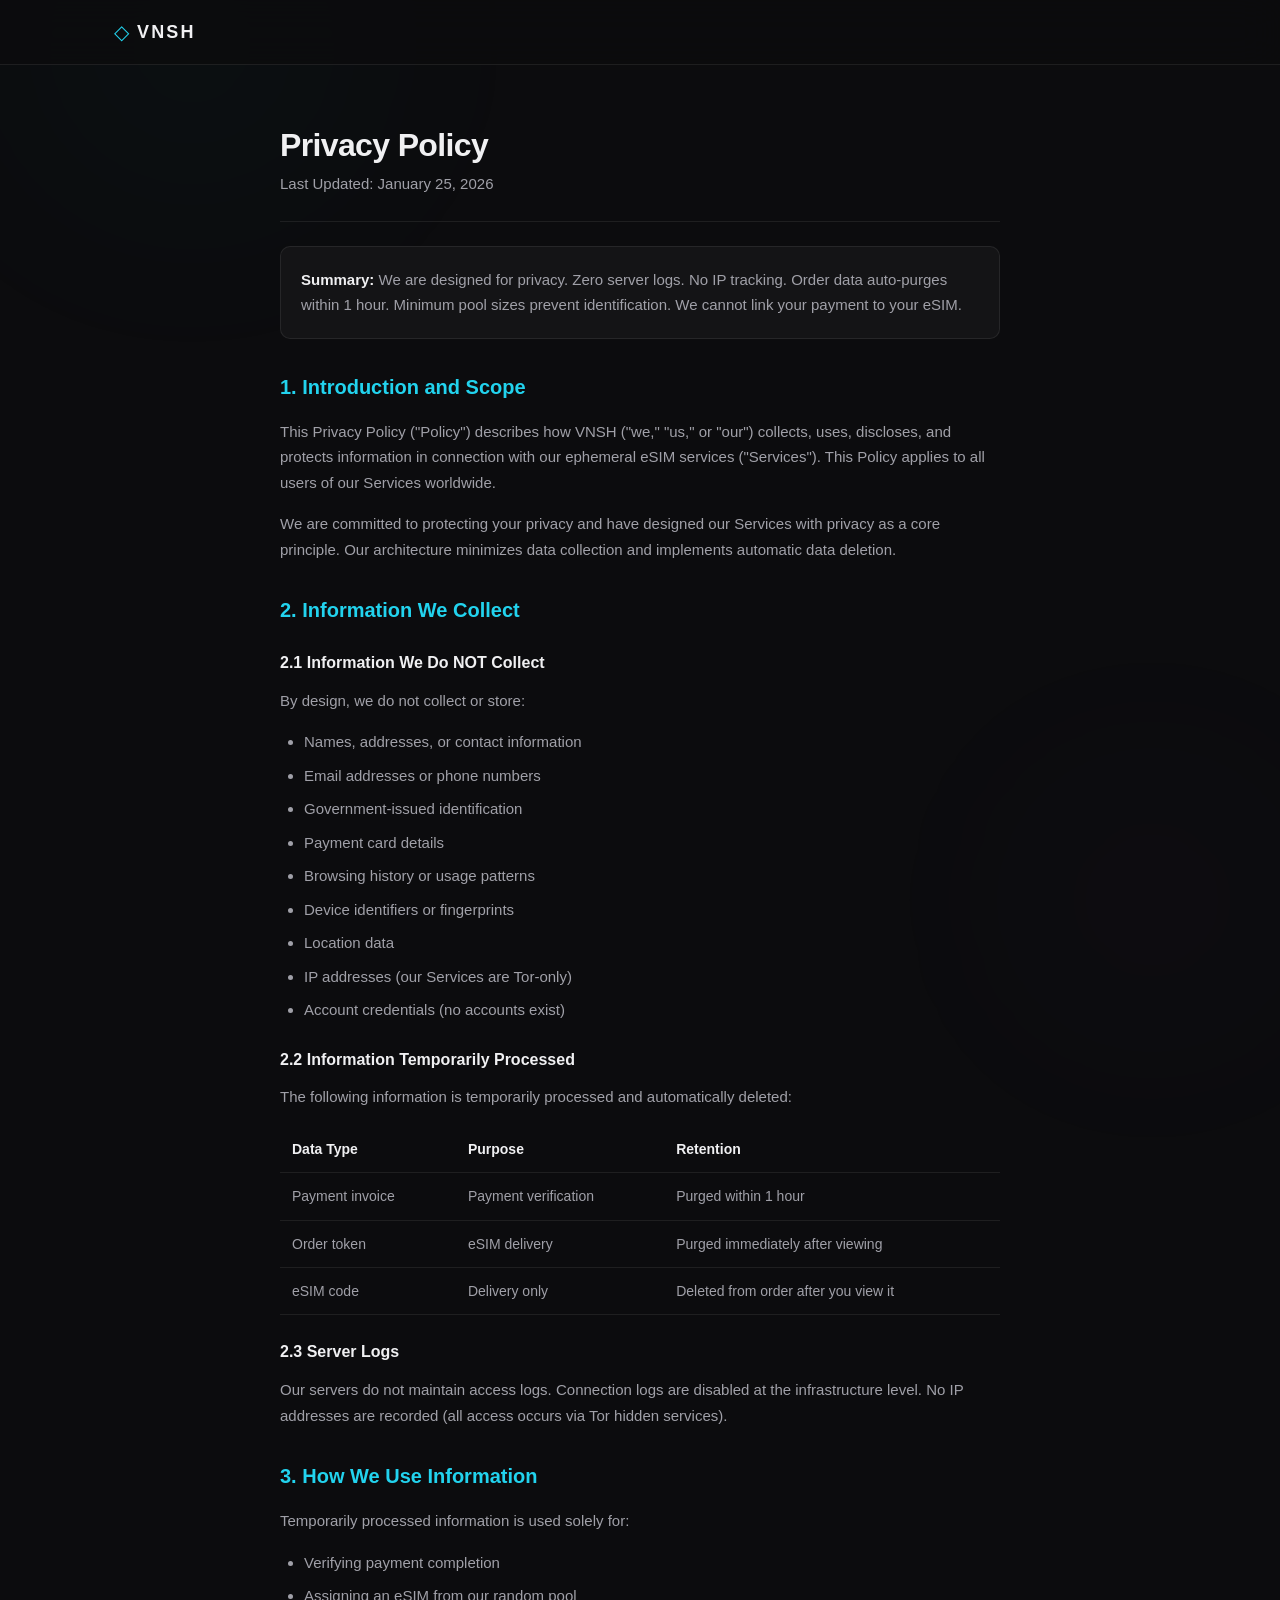
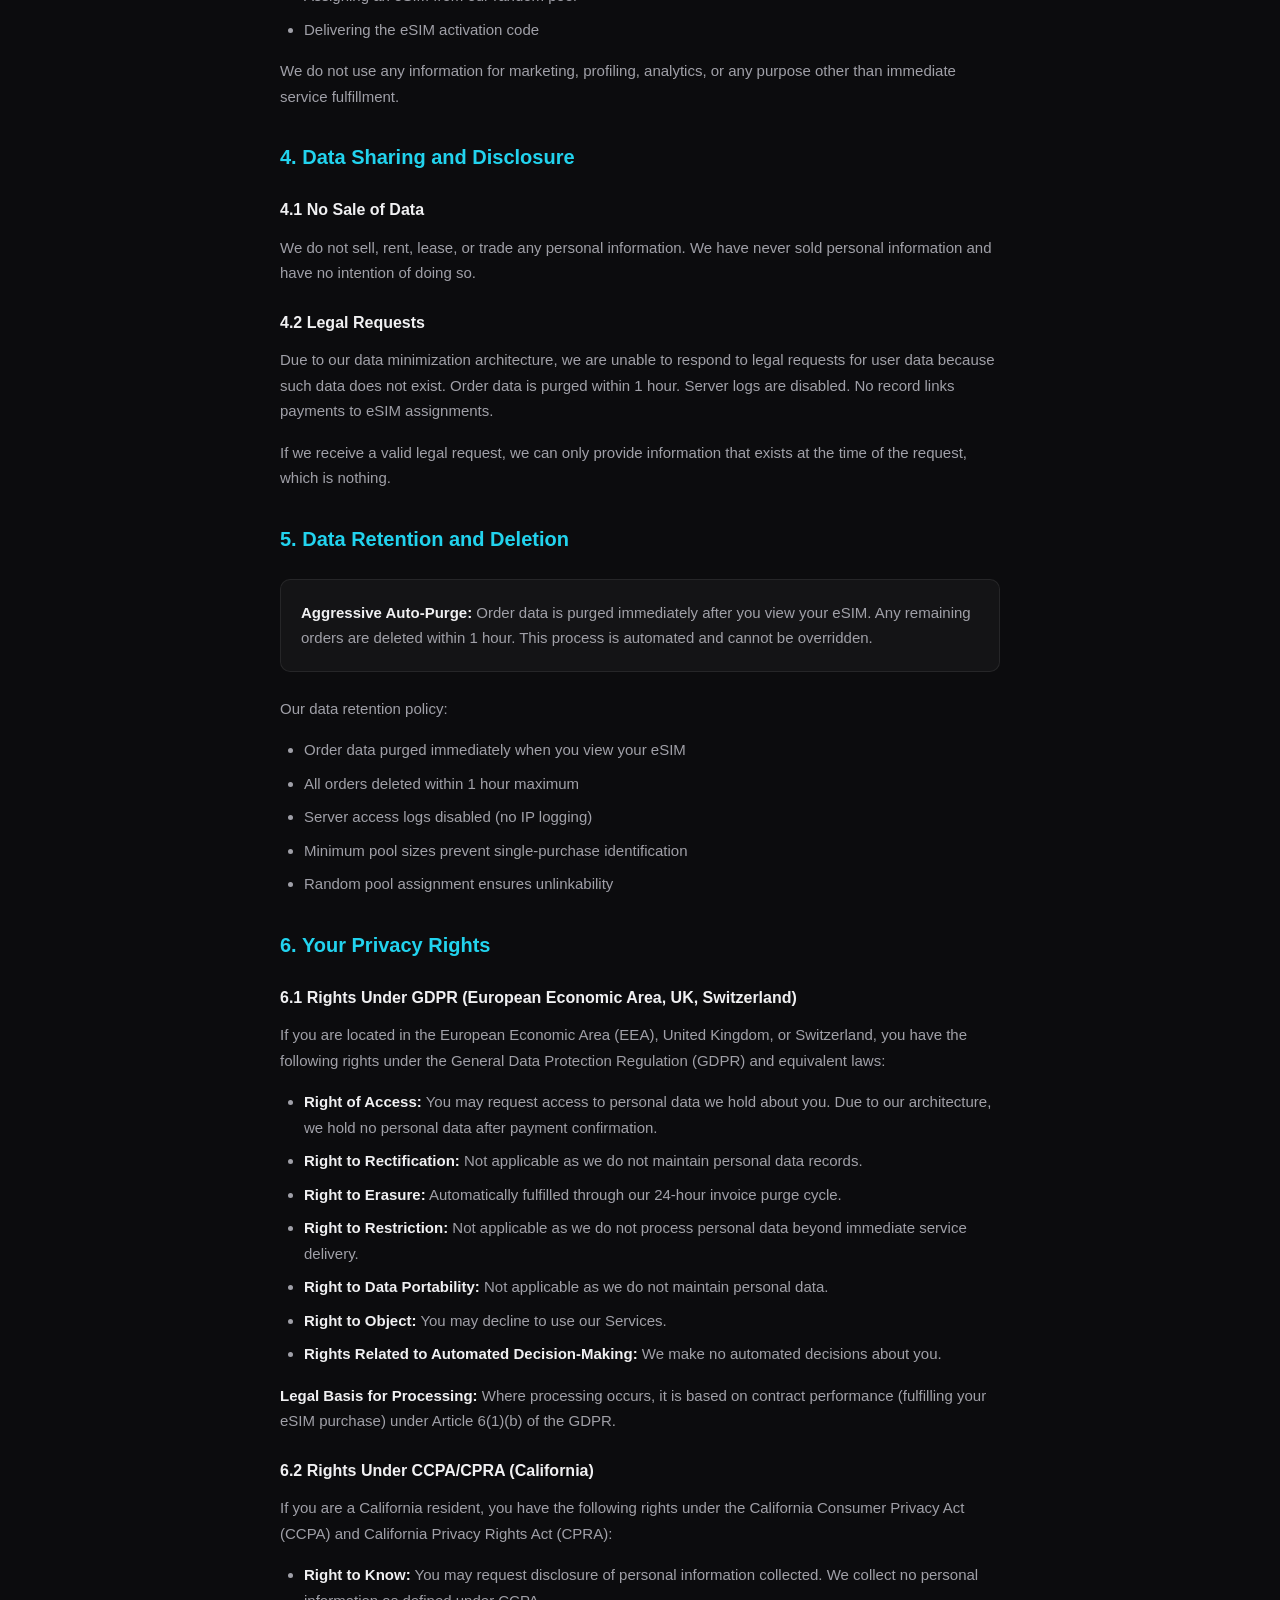
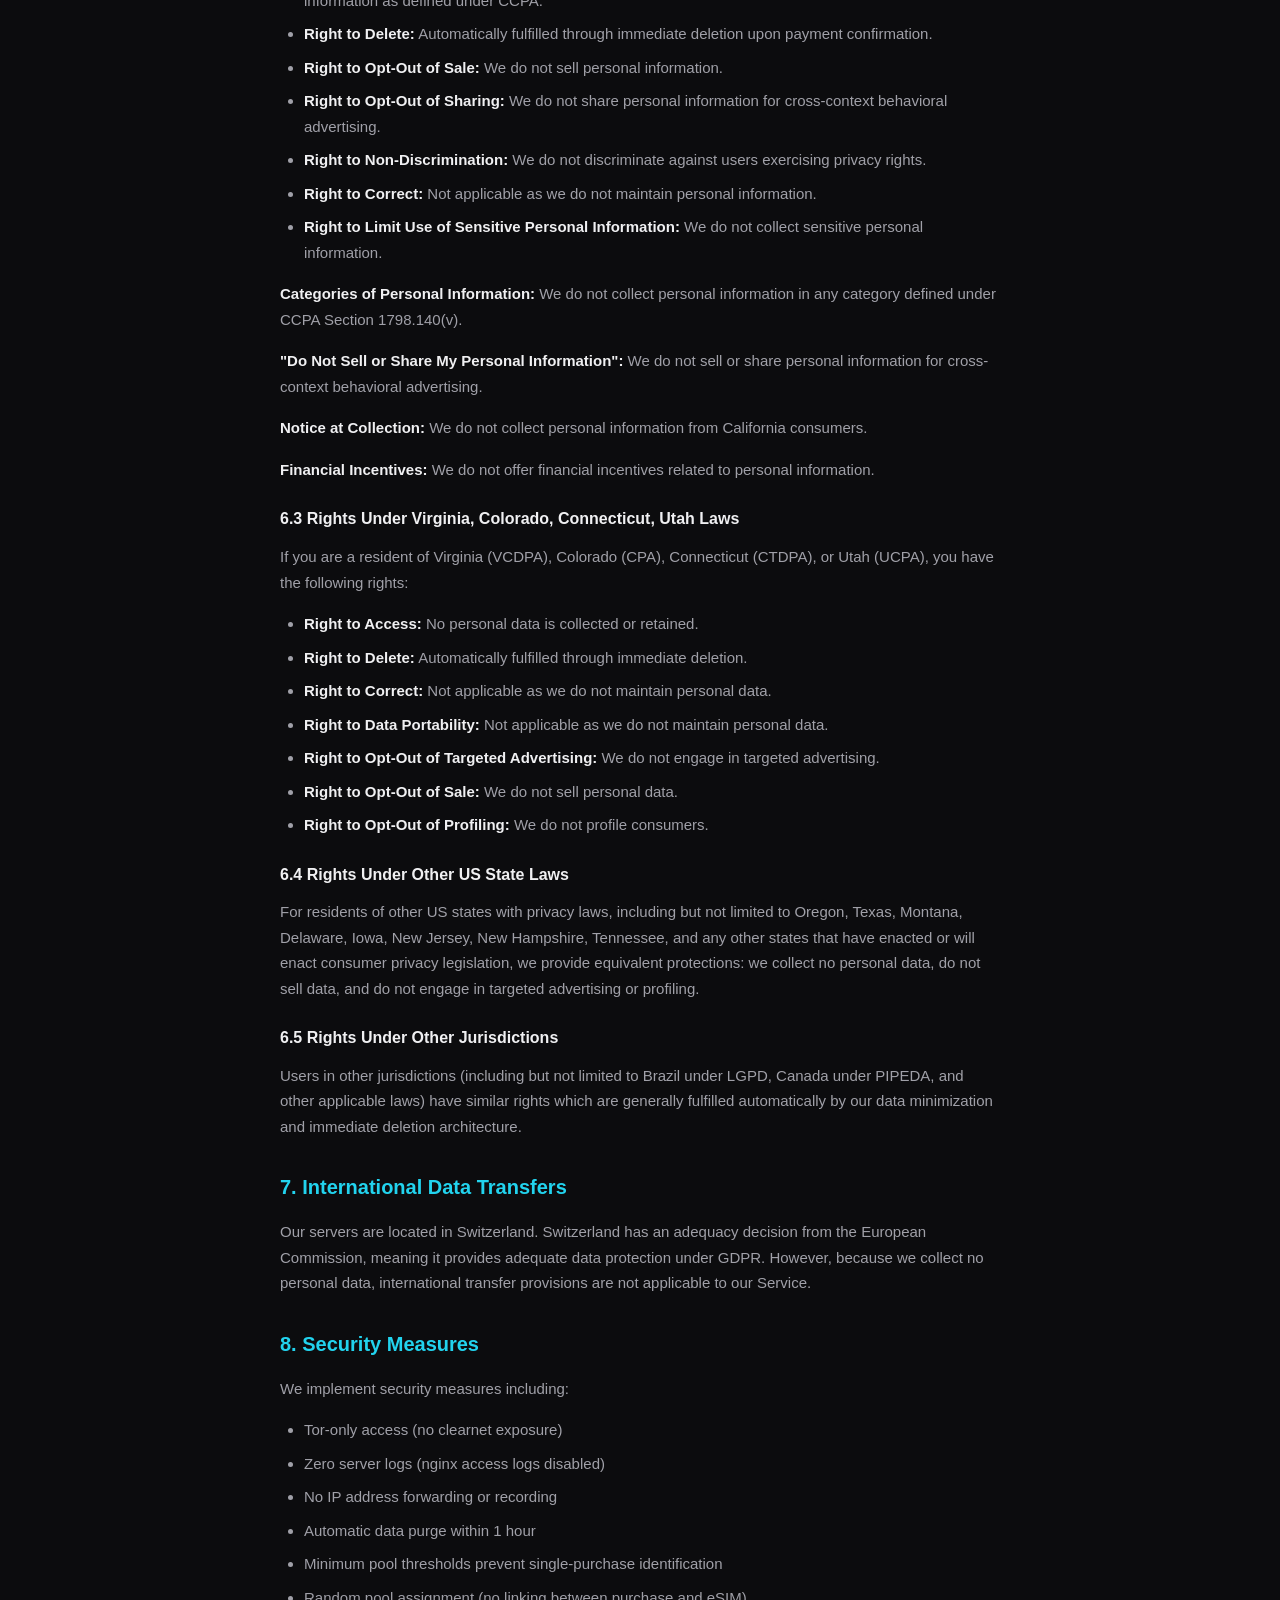
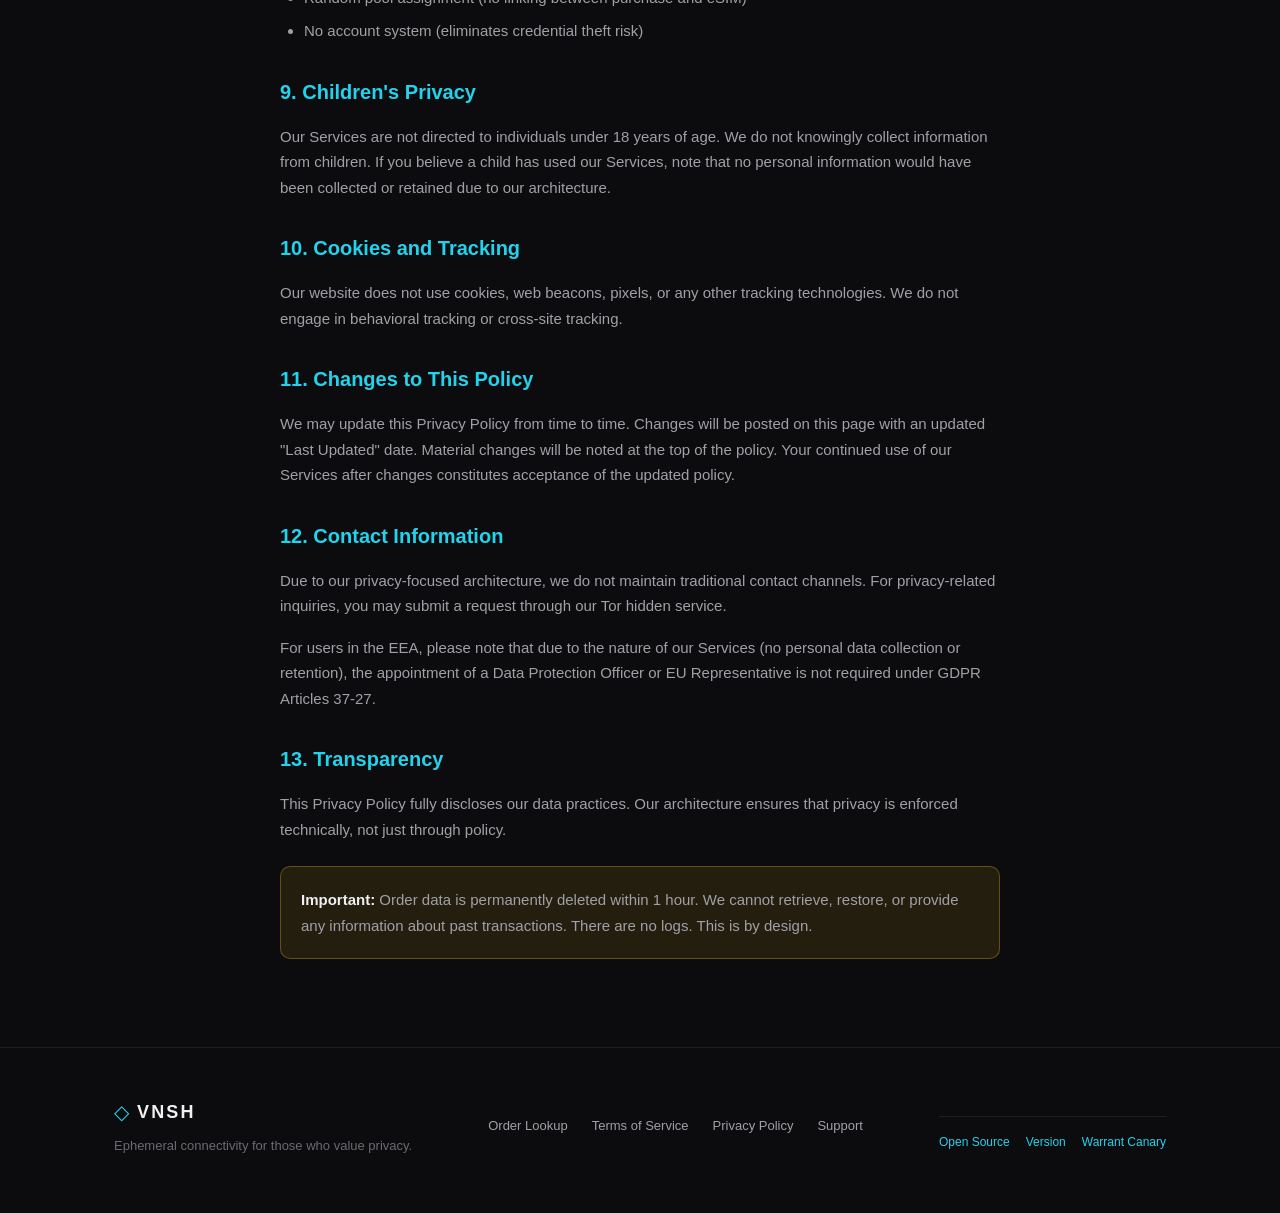
<file: public/privacy.html>
<!DOCTYPE html>
<html lang="en">
<head>
    <meta charset="UTF-8">
    <meta name="viewport" content="width=device-width, initial-scale=1.0">
    <title>Privacy Policy - VNSH</title>
    <meta name="description" content="VNSH Privacy Policy - How we handle (and don't store) your data.">
    <link rel="stylesheet" href="style.css">
    <style>
        .legal-page { padding: 8rem 0 4rem; }
        .legal-content { max-width: 720px; margin: 0 auto; }
        .legal-content h1 { font-size: 2rem; margin-bottom: 0.5rem; }
        .legal-meta { color: var(--text-muted); font-size: 0.875rem; margin-bottom: 2rem; padding-bottom: 1.5rem; border-bottom: 1px solid var(--border); }
        .legal-content h2 { font-size: 1.25rem; margin: 2rem 0 1rem; color: var(--accent); }
        .legal-content h3 { font-size: 1rem; margin: 1.5rem 0 0.75rem; }
        .legal-content p, .legal-content li { font-size: 0.9375rem; color: var(--text-secondary); line-height: 1.7; margin-bottom: 1rem; }
        .legal-content ul, .legal-content ol { margin-left: 1.5rem; margin-bottom: 1rem; }
        .legal-content li { margin-bottom: 0.5rem; }
        .legal-content strong { color: var(--text-primary); }
        .legal-content a { color: var(--accent); }
        .highlight-box { background: var(--bg-elevated); border: 1px solid var(--border); border-radius: var(--radius-md); padding: 1.25rem; margin: 1.5rem 0; }
        .highlight-box.warning { border-color: rgba(251, 191, 36, 0.3); background: var(--warning-dim); }
        .highlight-box p:last-child { margin-bottom: 0; }
        table { width: 100%; border-collapse: collapse; margin: 1rem 0; font-size: 0.875rem; }
        th, td { padding: 0.75rem; text-align: left; border-bottom: 1px solid var(--border); }
        th { color: var(--text-primary); font-weight: 600; }
        td { color: var(--text-secondary); }
    </style>
</head>
<body>
    <div class="glow glow-1"></div>
    <div class="glow glow-2"></div>

    <header>
        <div class="container">
            <a href="/" class="logo">
                <span class="logo-icon">&#9671;</span>
                <span class="logo-text">VNSH</span>
            </a>
        </div>
    </header>

    <main class="legal-page">
        <div class="container">
            <div class="legal-content">
                <h1>Privacy Policy</h1>
                <p class="legal-meta">Last Updated: January 25, 2026</p>

                <div class="highlight-box">
                    <p><strong>Summary:</strong> We are designed for privacy. Zero server logs. No IP tracking. Order data auto-purges within 1 hour. Minimum pool sizes prevent identification. We cannot link your payment to your eSIM.</p>
                </div>

                <h2>1. Introduction and Scope</h2>
                <p>This Privacy Policy ("Policy") describes how VNSH ("we," "us," or "our") collects, uses, discloses, and protects information in connection with our ephemeral eSIM services ("Services"). This Policy applies to all users of our Services worldwide.</p>
                <p>We are committed to protecting your privacy and have designed our Services with privacy as a core principle. Our architecture minimizes data collection and implements automatic data deletion.</p>

                <h2>2. Information We Collect</h2>

                <h3>2.1 Information We Do NOT Collect</h3>
                <p>By design, we do not collect or store:</p>
                <ul>
                    <li>Names, addresses, or contact information</li>
                    <li>Email addresses or phone numbers</li>
                    <li>Government-issued identification</li>
                    <li>Payment card details</li>
                    <li>Browsing history or usage patterns</li>
                    <li>Device identifiers or fingerprints</li>
                    <li>Location data</li>
                    <li>IP addresses (our Services are Tor-only)</li>
                    <li>Account credentials (no accounts exist)</li>
                </ul>

                <h3>2.2 Information Temporarily Processed</h3>
                <p>The following information is temporarily processed and automatically deleted:</p>
                <table>
                    <tr>
                        <th>Data Type</th>
                        <th>Purpose</th>
                        <th>Retention</th>
                    </tr>
                    <tr>
                        <td>Payment invoice</td>
                        <td>Payment verification</td>
                        <td>Purged within 1 hour</td>
                    </tr>
                    <tr>
                        <td>Order token</td>
                        <td>eSIM delivery</td>
                        <td>Purged immediately after viewing</td>
                    </tr>
                    <tr>
                        <td>eSIM code</td>
                        <td>Delivery only</td>
                        <td>Deleted from order after you view it</td>
                    </tr>
                </table>

                <h3>2.3 Server Logs</h3>
                <p>Our servers do not maintain access logs. Connection logs are disabled at the infrastructure level. No IP addresses are recorded (all access occurs via Tor hidden services).</p>

                <h2>3. How We Use Information</h2>
                <p>Temporarily processed information is used solely for:</p>
                <ul>
                    <li>Verifying payment completion</li>
                    <li>Assigning an eSIM from our random pool</li>
                    <li>Delivering the eSIM activation code</li>
                </ul>
                <p>We do not use any information for marketing, profiling, analytics, or any purpose other than immediate service fulfillment.</p>

                <h2>4. Data Sharing and Disclosure</h2>

                <h3>4.1 No Sale of Data</h3>
                <p>We do not sell, rent, lease, or trade any personal information. We have never sold personal information and have no intention of doing so.</p>

                <h3>4.2 Legal Requests</h3>
                <p>Due to our data minimization architecture, we are unable to respond to legal requests for user data because such data does not exist. Order data is purged within 1 hour. Server logs are disabled. No record links payments to eSIM assignments.</p>
                <p>If we receive a valid legal request, we can only provide information that exists at the time of the request, which is nothing.</p>

                <h2>5. Data Retention and Deletion</h2>

                <div class="highlight-box">
                    <p><strong>Aggressive Auto-Purge:</strong> Order data is purged immediately after you view your eSIM. Any remaining orders are deleted within 1 hour. This process is automated and cannot be overridden.</p>
                </div>

                <p>Our data retention policy:</p>
                <ul>
                    <li>Order data purged immediately when you view your eSIM</li>
                    <li>All orders deleted within 1 hour maximum</li>
                    <li>Server access logs disabled (no IP logging)</li>
                    <li>Minimum pool sizes prevent single-purchase identification</li>
                    <li>Random pool assignment ensures unlinkability</li>
                </ul>

                <h2>6. Your Privacy Rights</h2>

                <h3>6.1 Rights Under GDPR (European Economic Area, UK, Switzerland)</h3>
                <p>If you are located in the European Economic Area (EEA), United Kingdom, or Switzerland, you have the following rights under the General Data Protection Regulation (GDPR) and equivalent laws:</p>
                <ul>
                    <li><strong>Right of Access:</strong> You may request access to personal data we hold about you. Due to our architecture, we hold no personal data after payment confirmation.</li>
                    <li><strong>Right to Rectification:</strong> Not applicable as we do not maintain personal data records.</li>
                    <li><strong>Right to Erasure:</strong> Automatically fulfilled through our 24-hour invoice purge cycle.</li>
                    <li><strong>Right to Restriction:</strong> Not applicable as we do not process personal data beyond immediate service delivery.</li>
                    <li><strong>Right to Data Portability:</strong> Not applicable as we do not maintain personal data.</li>
                    <li><strong>Right to Object:</strong> You may decline to use our Services.</li>
                    <li><strong>Rights Related to Automated Decision-Making:</strong> We make no automated decisions about you.</li>
                </ul>
                <p><strong>Legal Basis for Processing:</strong> Where processing occurs, it is based on contract performance (fulfilling your eSIM purchase) under Article 6(1)(b) of the GDPR.</p>

                <h3>6.2 Rights Under CCPA/CPRA (California)</h3>
                <p>If you are a California resident, you have the following rights under the California Consumer Privacy Act (CCPA) and California Privacy Rights Act (CPRA):</p>
                <ul>
                    <li><strong>Right to Know:</strong> You may request disclosure of personal information collected. We collect no personal information as defined under CCPA.</li>
                    <li><strong>Right to Delete:</strong> Automatically fulfilled through immediate deletion upon payment confirmation.</li>
                    <li><strong>Right to Opt-Out of Sale:</strong> We do not sell personal information.</li>
                    <li><strong>Right to Opt-Out of Sharing:</strong> We do not share personal information for cross-context behavioral advertising.</li>
                    <li><strong>Right to Non-Discrimination:</strong> We do not discriminate against users exercising privacy rights.</li>
                    <li><strong>Right to Correct:</strong> Not applicable as we do not maintain personal information.</li>
                    <li><strong>Right to Limit Use of Sensitive Personal Information:</strong> We do not collect sensitive personal information.</li>
                </ul>
                <p><strong>Categories of Personal Information:</strong> We do not collect personal information in any category defined under CCPA Section 1798.140(v).</p>
                <p><strong>"Do Not Sell or Share My Personal Information":</strong> We do not sell or share personal information for cross-context behavioral advertising.</p>
                <p><strong>Notice at Collection:</strong> We do not collect personal information from California consumers.</p>
                <p><strong>Financial Incentives:</strong> We do not offer financial incentives related to personal information.</p>

                <h3>6.3 Rights Under Virginia, Colorado, Connecticut, Utah Laws</h3>
                <p>If you are a resident of Virginia (VCDPA), Colorado (CPA), Connecticut (CTDPA), or Utah (UCPA), you have the following rights:</p>
                <ul>
                    <li><strong>Right to Access:</strong> No personal data is collected or retained.</li>
                    <li><strong>Right to Delete:</strong> Automatically fulfilled through immediate deletion.</li>
                    <li><strong>Right to Correct:</strong> Not applicable as we do not maintain personal data.</li>
                    <li><strong>Right to Data Portability:</strong> Not applicable as we do not maintain personal data.</li>
                    <li><strong>Right to Opt-Out of Targeted Advertising:</strong> We do not engage in targeted advertising.</li>
                    <li><strong>Right to Opt-Out of Sale:</strong> We do not sell personal data.</li>
                    <li><strong>Right to Opt-Out of Profiling:</strong> We do not profile consumers.</li>
                </ul>

                <h3>6.4 Rights Under Other US State Laws</h3>
                <p>For residents of other US states with privacy laws, including but not limited to Oregon, Texas, Montana, Delaware, Iowa, New Jersey, New Hampshire, Tennessee, and any other states that have enacted or will enact consumer privacy legislation, we provide equivalent protections: we collect no personal data, do not sell data, and do not engage in targeted advertising or profiling.</p>

                <h3>6.5 Rights Under Other Jurisdictions</h3>
                <p>Users in other jurisdictions (including but not limited to Brazil under LGPD, Canada under PIPEDA, and other applicable laws) have similar rights which are generally fulfilled automatically by our data minimization and immediate deletion architecture.</p>

                <h2>7. International Data Transfers</h2>
                <p>Our servers are located in Switzerland. Switzerland has an adequacy decision from the European Commission, meaning it provides adequate data protection under GDPR. However, because we collect no personal data, international transfer provisions are not applicable to our Service.</p>

                <h2>8. Security Measures</h2>
                <p>We implement security measures including:</p>
                <ul>
                    <li>Tor-only access (no clearnet exposure)</li>
                    <li>Zero server logs (nginx access logs disabled)</li>
                    <li>No IP address forwarding or recording</li>
                    <li>Automatic data purge within 1 hour</li>
                    <li>Minimum pool thresholds prevent single-purchase identification</li>
                    <li>Random pool assignment (no linking between purchase and eSIM)</li>
                    <li>No account system (eliminates credential theft risk)</li>
                </ul>

                <h2>9. Children's Privacy</h2>
                <p>Our Services are not directed to individuals under 18 years of age. We do not knowingly collect information from children. If you believe a child has used our Services, note that no personal information would have been collected or retained due to our architecture.</p>

                <h2>10. Cookies and Tracking</h2>
                <p>Our website does not use cookies, web beacons, pixels, or any other tracking technologies. We do not engage in behavioral tracking or cross-site tracking.</p>

                <h2>11. Changes to This Policy</h2>
                <p>We may update this Privacy Policy from time to time. Changes will be posted on this page with an updated "Last Updated" date. Material changes will be noted at the top of the policy. Your continued use of our Services after changes constitutes acceptance of the updated policy.</p>

                <h2>12. Contact Information</h2>
                <p>Due to our privacy-focused architecture, we do not maintain traditional contact channels. For privacy-related inquiries, you may submit a request through our Tor hidden service.</p>
                <p>For users in the EEA, please note that due to the nature of our Services (no personal data collection or retention), the appointment of a Data Protection Officer or EU Representative is not required under GDPR Articles 37-27.</p>

                <h2>13. Transparency</h2>
                <p>This Privacy Policy fully discloses our data practices. Our architecture ensures that privacy is enforced technically, not just through policy.</p>

                <div class="highlight-box warning">
                    <p><strong>Important:</strong> Order data is permanently deleted within 1 hour. We cannot retrieve, restore, or provide any information about past transactions. There are no logs. This is by design.</p>
                </div>

            </div>
        </div>
    </main>

    <footer>
        <div class="container">
            <div class="footer-content">
                <div class="footer-brand">
                    <a href="/" class="logo">
                        <span class="logo-icon">&#9671;</span>
                        <span class="logo-text">VNSH</span>
                    </a>
                    <p>Ephemeral connectivity for those who value privacy.</p>
                </div>
                <div class="footer-links">
                    <a href="/lookup.html">Order Lookup</a>
                    <a href="terms.html">Terms of Service</a>
                    <a href="privacy.html">Privacy Policy</a>
                    <a href="mailto:vnshprotocol@protonmail.com">Support</a>
                </div>
                <div class="footer-verify">
                    <a href="https://github.com/vnshesims/vnsh" target="_blank" rel="noopener">Open Source</a>
                    <a href="/api/version">Version</a>
                    <a href="/canary.html">Warrant Canary</a>
                </div>
            </div>
        </div>
    </footer>
</body>
</html>
</file>
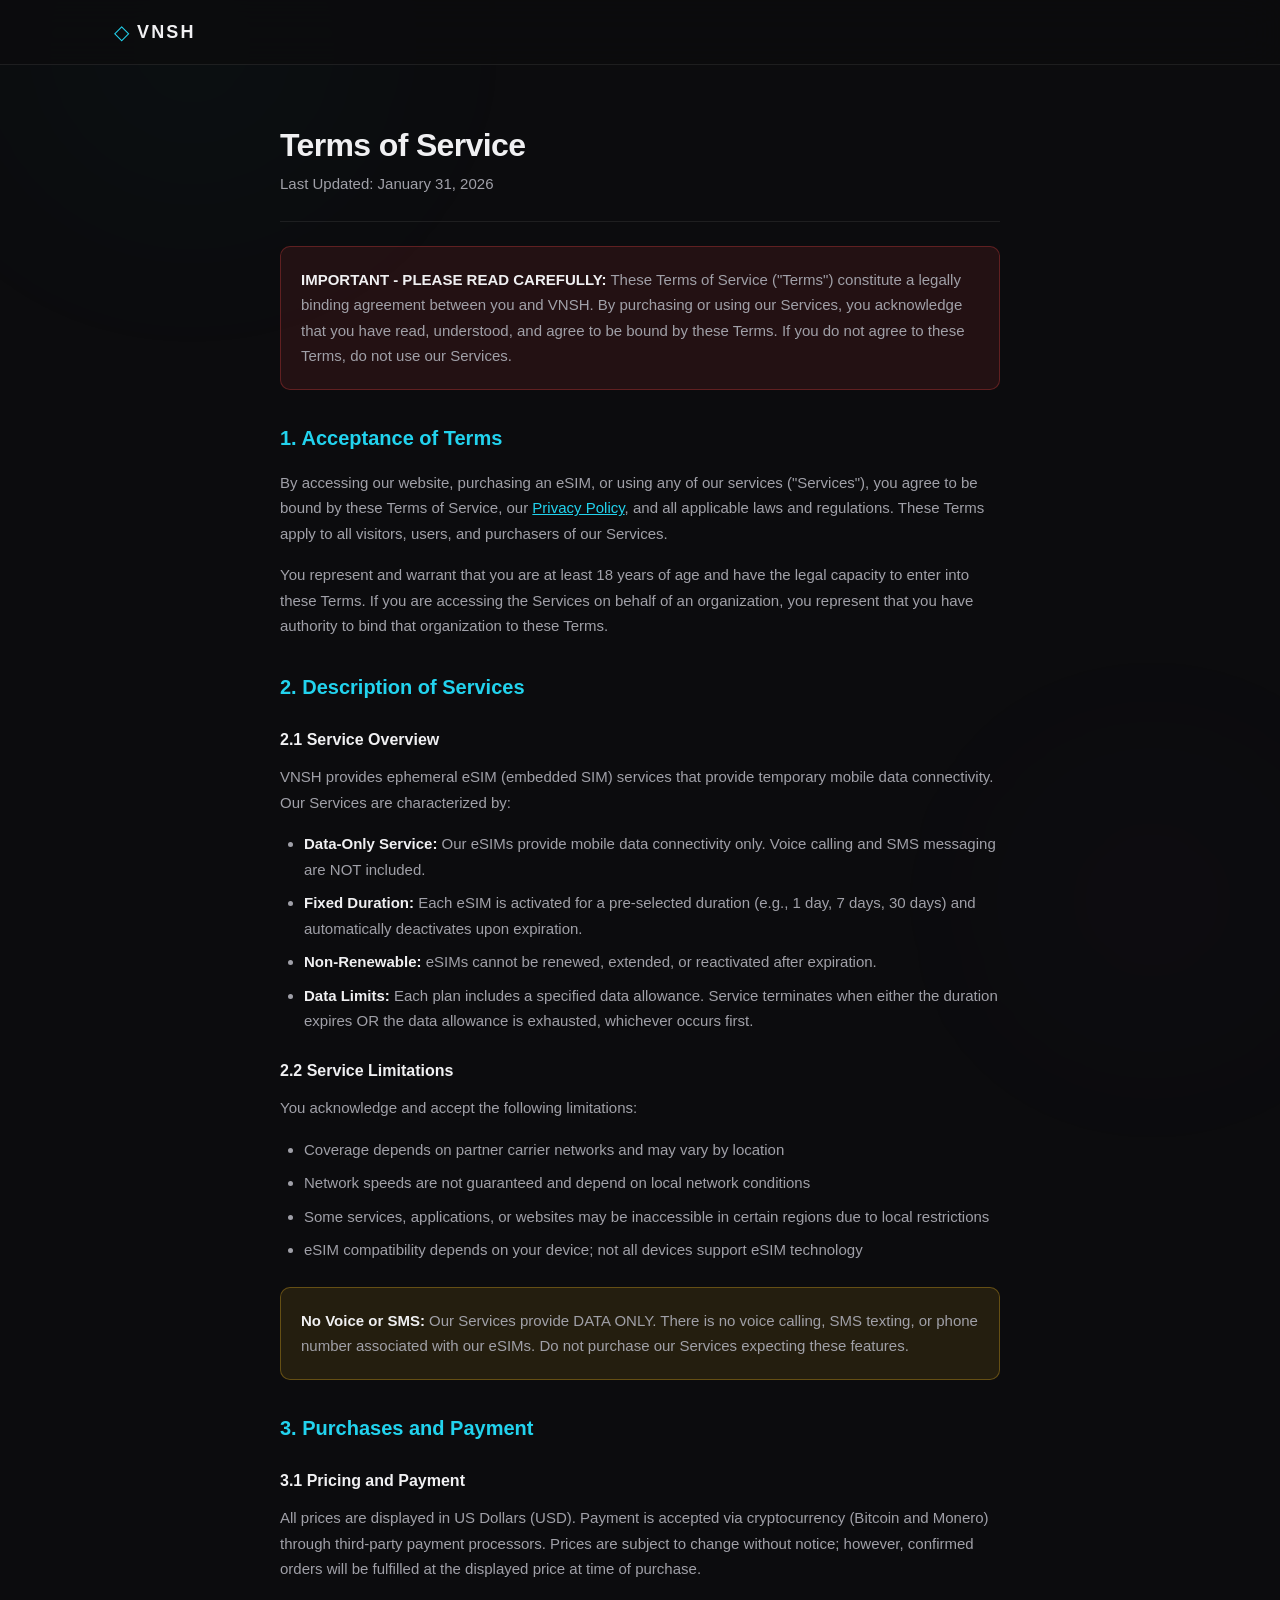
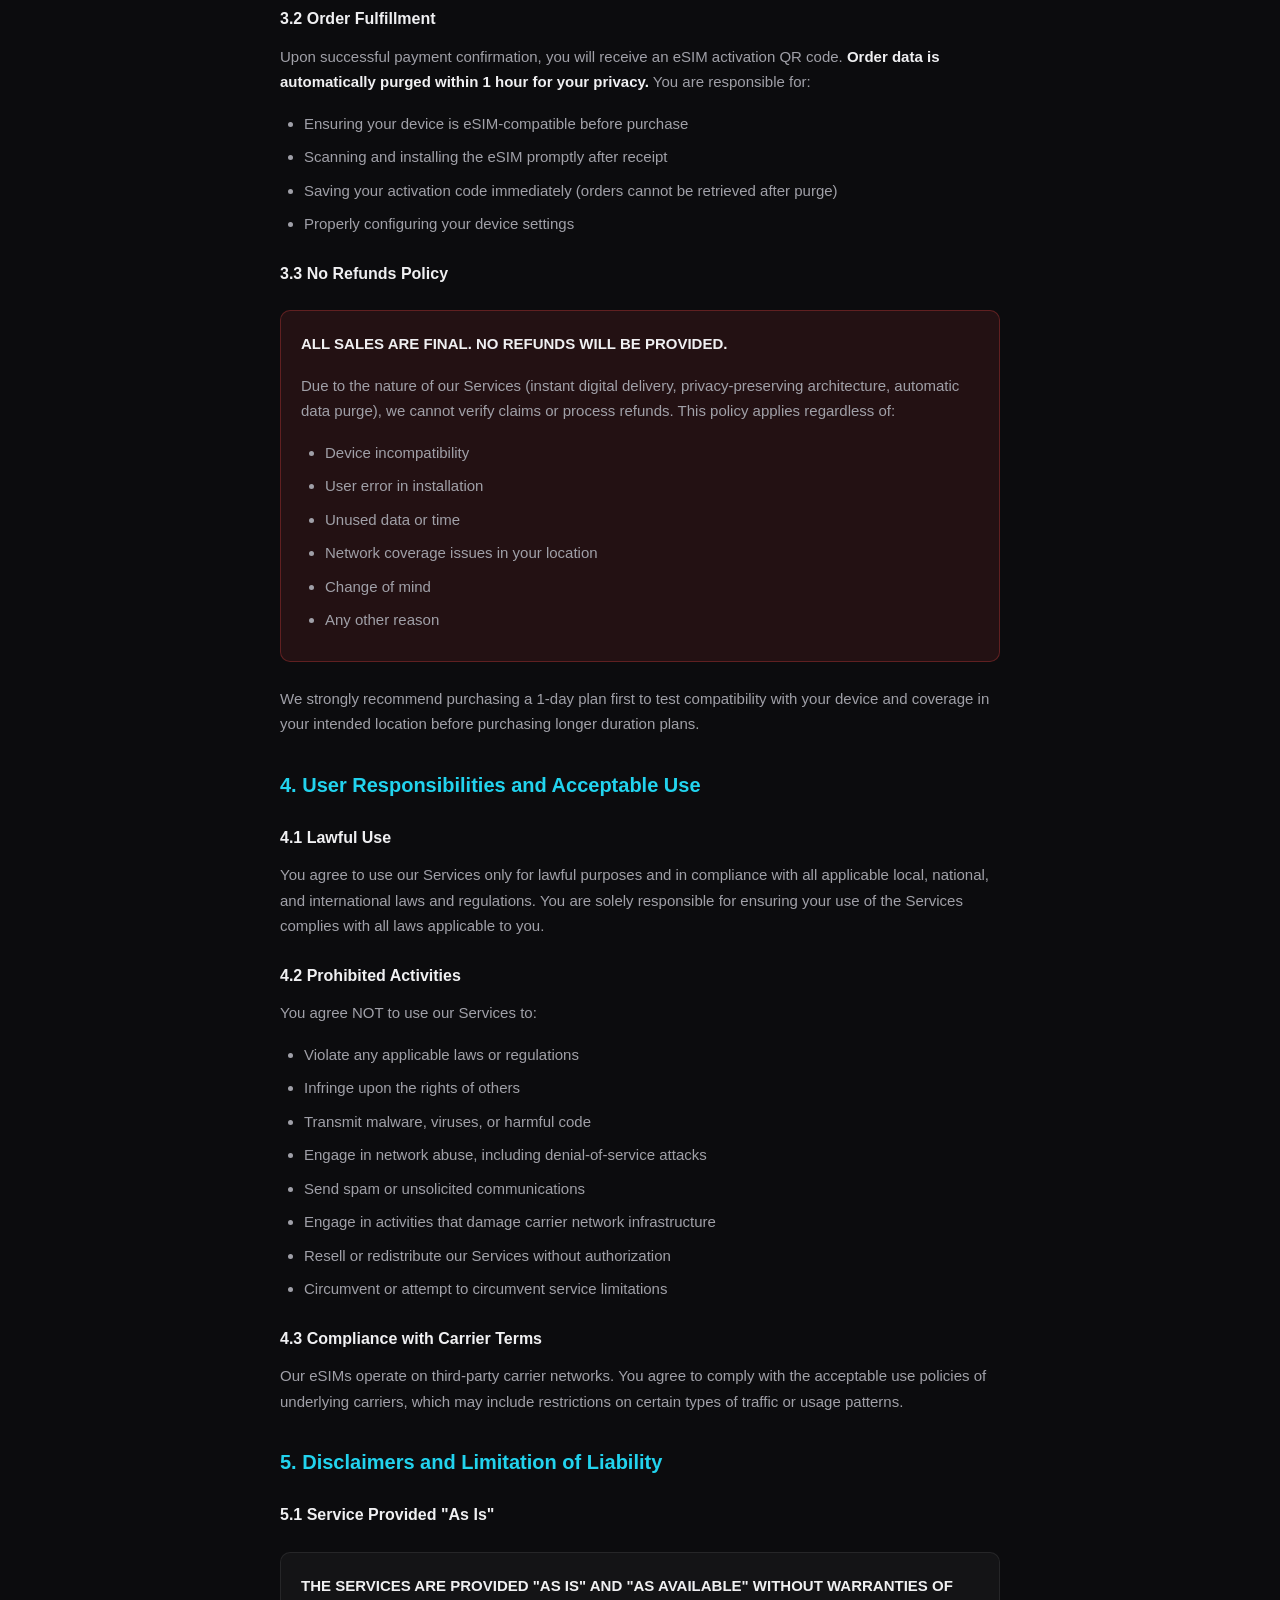
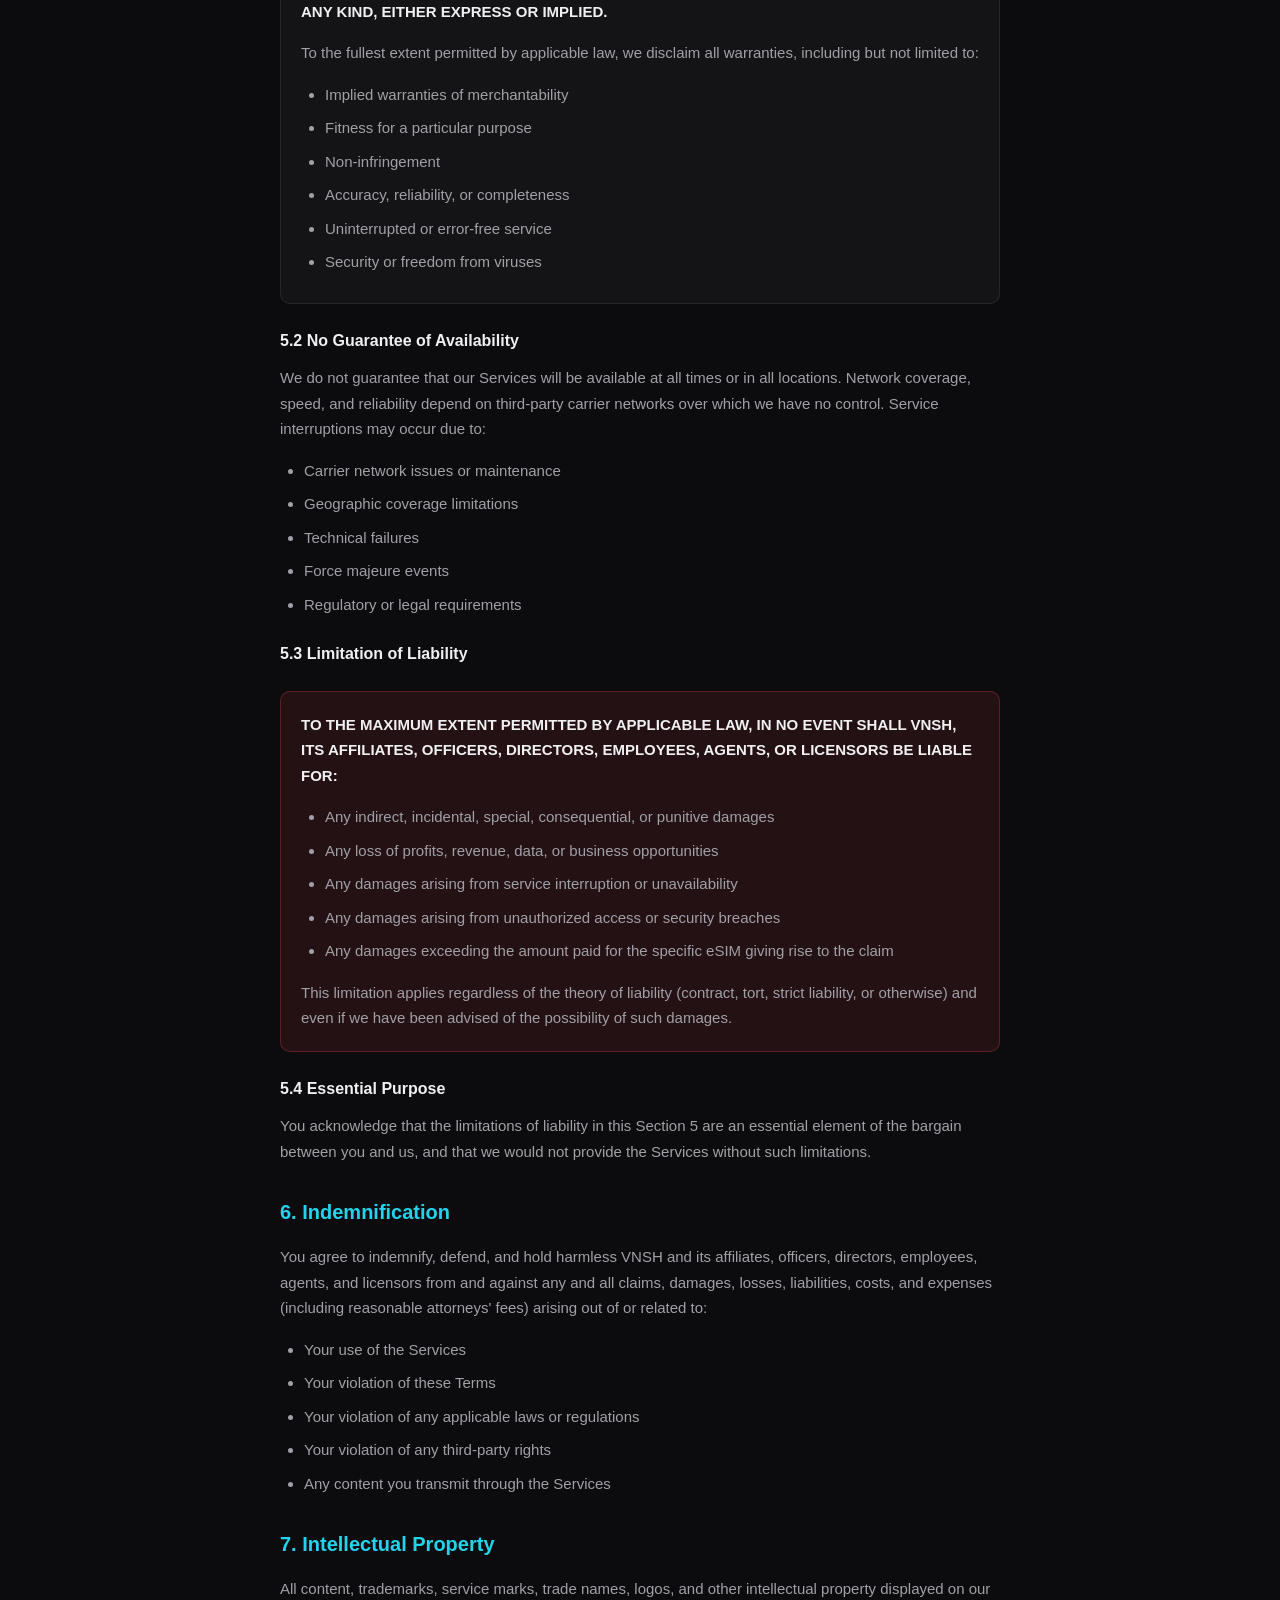
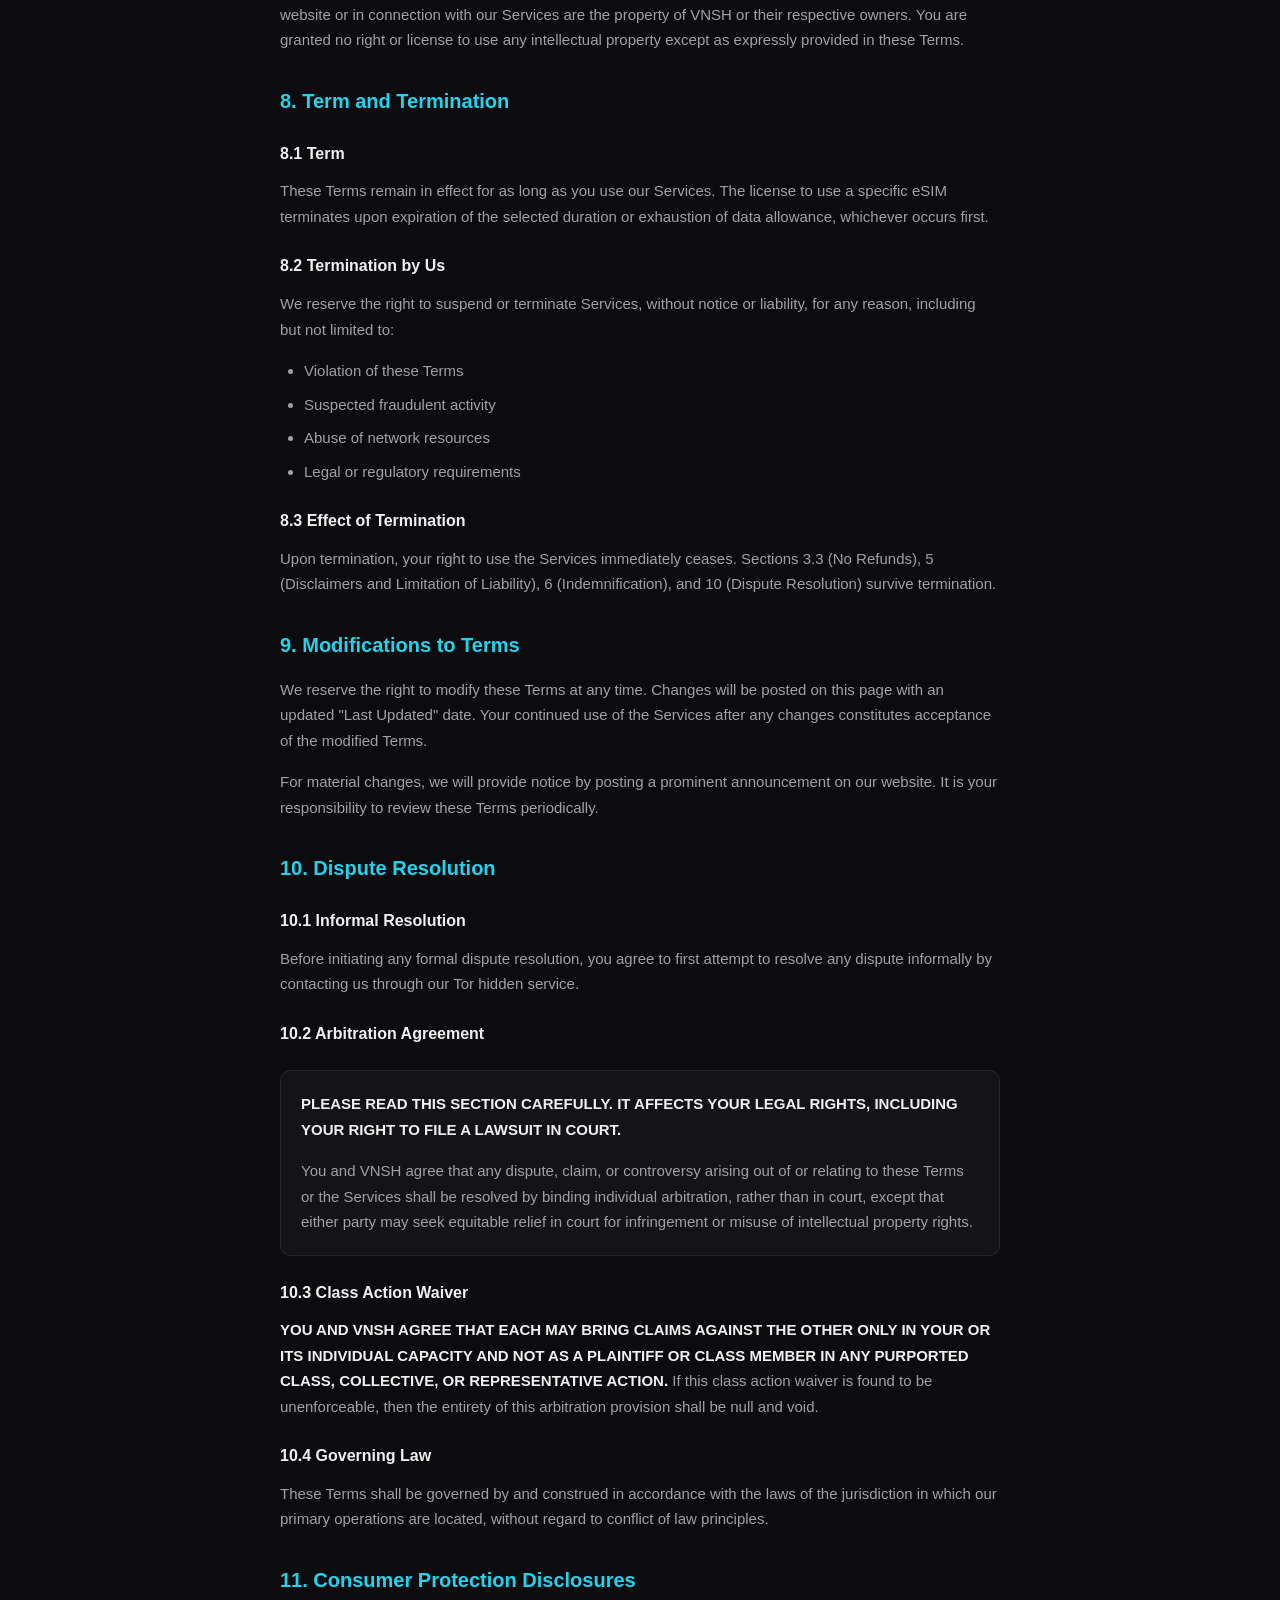
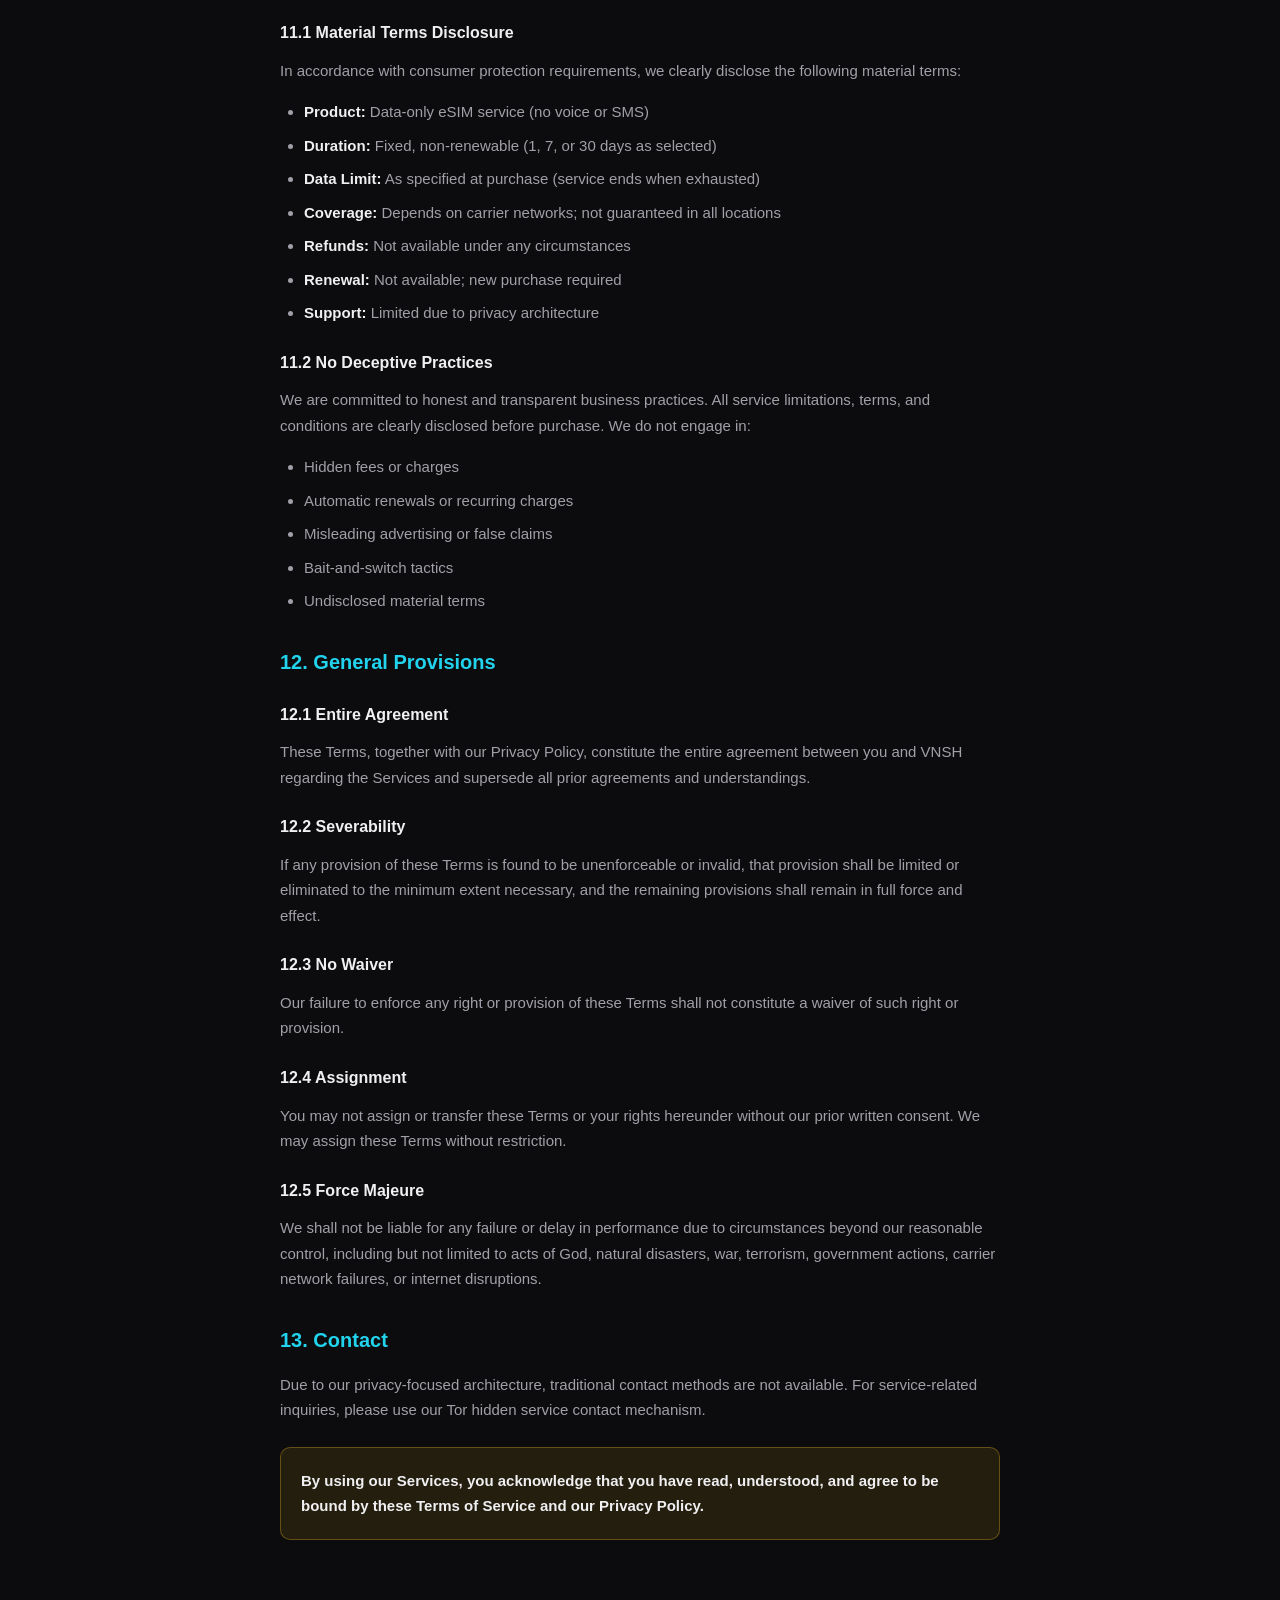
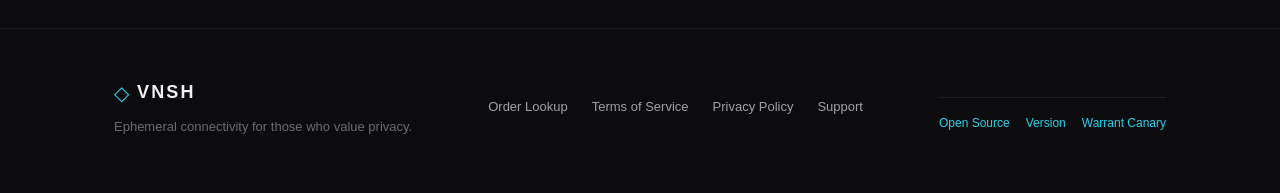
<file: public/terms.html>
<!DOCTYPE html>
<html lang="en">
<head>
    <meta charset="UTF-8">
    <meta name="viewport" content="width=device-width, initial-scale=1.0">
    <title>Terms of Service - VNSH</title>
    <meta name="description" content="VNSH Terms of Service - Terms and conditions for using our ephemeral eSIM services.">
    <link rel="stylesheet" href="style.css">
    <style>
        .legal-page { padding: 8rem 0 4rem; }
        .legal-content { max-width: 720px; margin: 0 auto; }
        .legal-content h1 { font-size: 2rem; margin-bottom: 0.5rem; }
        .legal-meta { color: var(--text-muted); font-size: 0.875rem; margin-bottom: 2rem; padding-bottom: 1.5rem; border-bottom: 1px solid var(--border); }
        .legal-content h2 { font-size: 1.25rem; margin: 2rem 0 1rem; color: var(--accent); }
        .legal-content h3 { font-size: 1rem; margin: 1.5rem 0 0.75rem; }
        .legal-content p, .legal-content li { font-size: 0.9375rem; color: var(--text-secondary); line-height: 1.7; margin-bottom: 1rem; }
        .legal-content ul, .legal-content ol { margin-left: 1.5rem; margin-bottom: 1rem; }
        .legal-content li { margin-bottom: 0.5rem; }
        .legal-content strong { color: var(--text-primary); }
        .legal-content a { color: var(--accent); }
        .highlight-box { background: var(--bg-elevated); border: 1px solid var(--border); border-radius: var(--radius-md); padding: 1.25rem; margin: 1.5rem 0; }
        .highlight-box.warning { border-color: rgba(251, 191, 36, 0.3); background: var(--warning-dim); }
        .highlight-box.important { border-color: rgba(239, 68, 68, 0.3); background: rgba(239, 68, 68, 0.1); }
        .highlight-box p:last-child { margin-bottom: 0; }
    </style>
</head>
<body>
    <div class="glow glow-1"></div>
    <div class="glow glow-2"></div>

    <header>
        <div class="container">
            <a href="/" class="logo">
                <span class="logo-icon">&#9671;</span>
                <span class="logo-text">VNSH</span>
            </a>
        </div>
    </header>

    <main class="legal-page">
        <div class="container">
            <div class="legal-content">
                <h1>Terms of Service</h1>
                <p class="legal-meta">Last Updated: January 31, 2026</p>

                <div class="highlight-box important">
                    <p><strong>IMPORTANT - PLEASE READ CAREFULLY:</strong> These Terms of Service ("Terms") constitute a legally binding agreement between you and VNSH. By purchasing or using our Services, you acknowledge that you have read, understood, and agree to be bound by these Terms. If you do not agree to these Terms, do not use our Services.</p>
                </div>

                <h2>1. Acceptance of Terms</h2>
                <p>By accessing our website, purchasing an eSIM, or using any of our services ("Services"), you agree to be bound by these Terms of Service, our <a href="privacy.html">Privacy Policy</a>, and all applicable laws and regulations. These Terms apply to all visitors, users, and purchasers of our Services.</p>
                <p>You represent and warrant that you are at least 18 years of age and have the legal capacity to enter into these Terms. If you are accessing the Services on behalf of an organization, you represent that you have authority to bind that organization to these Terms.</p>

                <h2>2. Description of Services</h2>

                <h3>2.1 Service Overview</h3>
                <p>VNSH provides ephemeral eSIM (embedded SIM) services that provide temporary mobile data connectivity. Our Services are characterized by:</p>
                <ul>
                    <li><strong>Data-Only Service:</strong> Our eSIMs provide mobile data connectivity only. Voice calling and SMS messaging are NOT included.</li>
                    <li><strong>Fixed Duration:</strong> Each eSIM is activated for a pre-selected duration (e.g., 1 day, 7 days, 30 days) and automatically deactivates upon expiration.</li>
                    <li><strong>Non-Renewable:</strong> eSIMs cannot be renewed, extended, or reactivated after expiration.</li>
                    <li><strong>Data Limits:</strong> Each plan includes a specified data allowance. Service terminates when either the duration expires OR the data allowance is exhausted, whichever occurs first.</li>
                </ul>

                <h3>2.2 Service Limitations</h3>
                <p>You acknowledge and accept the following limitations:</p>
                <ul>
                    <li>Coverage depends on partner carrier networks and may vary by location</li>
                    <li>Network speeds are not guaranteed and depend on local network conditions</li>
                    <li>Some services, applications, or websites may be inaccessible in certain regions due to local restrictions</li>
                    <li>eSIM compatibility depends on your device; not all devices support eSIM technology</li>
                </ul>

                <div class="highlight-box warning">
                    <p><strong>No Voice or SMS:</strong> Our Services provide DATA ONLY. There is no voice calling, SMS texting, or phone number associated with our eSIMs. Do not purchase our Services expecting these features.</p>
                </div>

                <h2>3. Purchases and Payment</h2>

                <h3>3.1 Pricing and Payment</h3>
                <p>All prices are displayed in US Dollars (USD). Payment is accepted via cryptocurrency (Bitcoin and Monero) through third-party payment processors. Prices are subject to change without notice; however, confirmed orders will be fulfilled at the displayed price at time of purchase.</p>

                <h3>3.2 Order Fulfillment</h3>
                <p>Upon successful payment confirmation, you will receive an eSIM activation QR code. <strong>Order data is automatically purged within 1 hour for your privacy.</strong> You are responsible for:</p>
                <ul>
                    <li>Ensuring your device is eSIM-compatible before purchase</li>
                    <li>Scanning and installing the eSIM promptly after receipt</li>
                    <li>Saving your activation code immediately (orders cannot be retrieved after purge)</li>
                    <li>Properly configuring your device settings</li>
                </ul>

                <h3>3.3 No Refunds Policy</h3>
                <div class="highlight-box important">
                    <p><strong>ALL SALES ARE FINAL. NO REFUNDS WILL BE PROVIDED.</strong></p>
                    <p>Due to the nature of our Services (instant digital delivery, privacy-preserving architecture, automatic data purge), we cannot verify claims or process refunds. This policy applies regardless of:</p>
                    <ul style="margin-bottom: 0;">
                        <li>Device incompatibility</li>
                        <li>User error in installation</li>
                        <li>Unused data or time</li>
                        <li>Network coverage issues in your location</li>
                        <li>Change of mind</li>
                        <li>Any other reason</li>
                    </ul>
                </div>
                <p>We strongly recommend purchasing a 1-day plan first to test compatibility with your device and coverage in your intended location before purchasing longer duration plans.</p>

                <h2>4. User Responsibilities and Acceptable Use</h2>

                <h3>4.1 Lawful Use</h3>
                <p>You agree to use our Services only for lawful purposes and in compliance with all applicable local, national, and international laws and regulations. You are solely responsible for ensuring your use of the Services complies with all laws applicable to you.</p>

                <h3>4.2 Prohibited Activities</h3>
                <p>You agree NOT to use our Services to:</p>
                <ul>
                    <li>Violate any applicable laws or regulations</li>
                    <li>Infringe upon the rights of others</li>
                    <li>Transmit malware, viruses, or harmful code</li>
                    <li>Engage in network abuse, including denial-of-service attacks</li>
                    <li>Send spam or unsolicited communications</li>
                    <li>Engage in activities that damage carrier network infrastructure</li>
                    <li>Resell or redistribute our Services without authorization</li>
                    <li>Circumvent or attempt to circumvent service limitations</li>
                </ul>

                <h3>4.3 Compliance with Carrier Terms</h3>
                <p>Our eSIMs operate on third-party carrier networks. You agree to comply with the acceptable use policies of underlying carriers, which may include restrictions on certain types of traffic or usage patterns.</p>

                <h2>5. Disclaimers and Limitation of Liability</h2>

                <h3>5.1 Service Provided "As Is"</h3>
                <div class="highlight-box">
                    <p><strong>THE SERVICES ARE PROVIDED "AS IS" AND "AS AVAILABLE" WITHOUT WARRANTIES OF ANY KIND, EITHER EXPRESS OR IMPLIED.</strong></p>
                    <p>To the fullest extent permitted by applicable law, we disclaim all warranties, including but not limited to:</p>
                    <ul style="margin-bottom: 0;">
                        <li>Implied warranties of merchantability</li>
                        <li>Fitness for a particular purpose</li>
                        <li>Non-infringement</li>
                        <li>Accuracy, reliability, or completeness</li>
                        <li>Uninterrupted or error-free service</li>
                        <li>Security or freedom from viruses</li>
                    </ul>
                </div>

                <h3>5.2 No Guarantee of Availability</h3>
                <p>We do not guarantee that our Services will be available at all times or in all locations. Network coverage, speed, and reliability depend on third-party carrier networks over which we have no control. Service interruptions may occur due to:</p>
                <ul>
                    <li>Carrier network issues or maintenance</li>
                    <li>Geographic coverage limitations</li>
                    <li>Technical failures</li>
                    <li>Force majeure events</li>
                    <li>Regulatory or legal requirements</li>
                </ul>

                <h3>5.3 Limitation of Liability</h3>
                <div class="highlight-box important">
                    <p><strong>TO THE MAXIMUM EXTENT PERMITTED BY APPLICABLE LAW, IN NO EVENT SHALL VNSH, ITS AFFILIATES, OFFICERS, DIRECTORS, EMPLOYEES, AGENTS, OR LICENSORS BE LIABLE FOR:</strong></p>
                    <ul>
                        <li>Any indirect, incidental, special, consequential, or punitive damages</li>
                        <li>Any loss of profits, revenue, data, or business opportunities</li>
                        <li>Any damages arising from service interruption or unavailability</li>
                        <li>Any damages arising from unauthorized access or security breaches</li>
                        <li>Any damages exceeding the amount paid for the specific eSIM giving rise to the claim</li>
                    </ul>
                    <p style="margin-bottom: 0;">This limitation applies regardless of the theory of liability (contract, tort, strict liability, or otherwise) and even if we have been advised of the possibility of such damages.</p>
                </div>

                <h3>5.4 Essential Purpose</h3>
                <p>You acknowledge that the limitations of liability in this Section 5 are an essential element of the bargain between you and us, and that we would not provide the Services without such limitations.</p>

                <h2>6. Indemnification</h2>
                <p>You agree to indemnify, defend, and hold harmless VNSH and its affiliates, officers, directors, employees, agents, and licensors from and against any and all claims, damages, losses, liabilities, costs, and expenses (including reasonable attorneys' fees) arising out of or related to:</p>
                <ul>
                    <li>Your use of the Services</li>
                    <li>Your violation of these Terms</li>
                    <li>Your violation of any applicable laws or regulations</li>
                    <li>Your violation of any third-party rights</li>
                    <li>Any content you transmit through the Services</li>
                </ul>

                <h2>7. Intellectual Property</h2>
                <p>All content, trademarks, service marks, trade names, logos, and other intellectual property displayed on our website or in connection with our Services are the property of VNSH or their respective owners. You are granted no right or license to use any intellectual property except as expressly provided in these Terms.</p>

                <h2>8. Term and Termination</h2>

                <h3>8.1 Term</h3>
                <p>These Terms remain in effect for as long as you use our Services. The license to use a specific eSIM terminates upon expiration of the selected duration or exhaustion of data allowance, whichever occurs first.</p>

                <h3>8.2 Termination by Us</h3>
                <p>We reserve the right to suspend or terminate Services, without notice or liability, for any reason, including but not limited to:</p>
                <ul>
                    <li>Violation of these Terms</li>
                    <li>Suspected fraudulent activity</li>
                    <li>Abuse of network resources</li>
                    <li>Legal or regulatory requirements</li>
                </ul>

                <h3>8.3 Effect of Termination</h3>
                <p>Upon termination, your right to use the Services immediately ceases. Sections 3.3 (No Refunds), 5 (Disclaimers and Limitation of Liability), 6 (Indemnification), and 10 (Dispute Resolution) survive termination.</p>

                <h2>9. Modifications to Terms</h2>
                <p>We reserve the right to modify these Terms at any time. Changes will be posted on this page with an updated "Last Updated" date. Your continued use of the Services after any changes constitutes acceptance of the modified Terms.</p>
                <p>For material changes, we will provide notice by posting a prominent announcement on our website. It is your responsibility to review these Terms periodically.</p>

                <h2>10. Dispute Resolution</h2>

                <h3>10.1 Informal Resolution</h3>
                <p>Before initiating any formal dispute resolution, you agree to first attempt to resolve any dispute informally by contacting us through our Tor hidden service.</p>

                <h3>10.2 Arbitration Agreement</h3>
                <div class="highlight-box">
                    <p><strong>PLEASE READ THIS SECTION CAREFULLY. IT AFFECTS YOUR LEGAL RIGHTS, INCLUDING YOUR RIGHT TO FILE A LAWSUIT IN COURT.</strong></p>
                    <p>You and VNSH agree that any dispute, claim, or controversy arising out of or relating to these Terms or the Services shall be resolved by binding individual arbitration, rather than in court, except that either party may seek equitable relief in court for infringement or misuse of intellectual property rights.</p>
                </div>

                <h3>10.3 Class Action Waiver</h3>
                <p><strong>YOU AND VNSH AGREE THAT EACH MAY BRING CLAIMS AGAINST THE OTHER ONLY IN YOUR OR ITS INDIVIDUAL CAPACITY AND NOT AS A PLAINTIFF OR CLASS MEMBER IN ANY PURPORTED CLASS, COLLECTIVE, OR REPRESENTATIVE ACTION.</strong> If this class action waiver is found to be unenforceable, then the entirety of this arbitration provision shall be null and void.</p>

                <h3>10.4 Governing Law</h3>
                <p>These Terms shall be governed by and construed in accordance with the laws of the jurisdiction in which our primary operations are located, without regard to conflict of law principles.</p>

                <h2>11. Consumer Protection Disclosures</h2>

                <h3>11.1 Material Terms Disclosure</h3>
                <p>In accordance with consumer protection requirements, we clearly disclose the following material terms:</p>
                <ul>
                    <li><strong>Product:</strong> Data-only eSIM service (no voice or SMS)</li>
                    <li><strong>Duration:</strong> Fixed, non-renewable (1, 7, or 30 days as selected)</li>
                    <li><strong>Data Limit:</strong> As specified at purchase (service ends when exhausted)</li>
                    <li><strong>Coverage:</strong> Depends on carrier networks; not guaranteed in all locations</li>
                    <li><strong>Refunds:</strong> Not available under any circumstances</li>
                    <li><strong>Renewal:</strong> Not available; new purchase required</li>
                    <li><strong>Support:</strong> Limited due to privacy architecture</li>
                </ul>

                <h3>11.2 No Deceptive Practices</h3>
                <p>We are committed to honest and transparent business practices. All service limitations, terms, and conditions are clearly disclosed before purchase. We do not engage in:</p>
                <ul>
                    <li>Hidden fees or charges</li>
                    <li>Automatic renewals or recurring charges</li>
                    <li>Misleading advertising or false claims</li>
                    <li>Bait-and-switch tactics</li>
                    <li>Undisclosed material terms</li>
                </ul>

                <h2>12. General Provisions</h2>

                <h3>12.1 Entire Agreement</h3>
                <p>These Terms, together with our Privacy Policy, constitute the entire agreement between you and VNSH regarding the Services and supersede all prior agreements and understandings.</p>

                <h3>12.2 Severability</h3>
                <p>If any provision of these Terms is found to be unenforceable or invalid, that provision shall be limited or eliminated to the minimum extent necessary, and the remaining provisions shall remain in full force and effect.</p>

                <h3>12.3 No Waiver</h3>
                <p>Our failure to enforce any right or provision of these Terms shall not constitute a waiver of such right or provision.</p>

                <h3>12.4 Assignment</h3>
                <p>You may not assign or transfer these Terms or your rights hereunder without our prior written consent. We may assign these Terms without restriction.</p>

                <h3>12.5 Force Majeure</h3>
                <p>We shall not be liable for any failure or delay in performance due to circumstances beyond our reasonable control, including but not limited to acts of God, natural disasters, war, terrorism, government actions, carrier network failures, or internet disruptions.</p>

                <h2>13. Contact</h2>
                <p>Due to our privacy-focused architecture, traditional contact methods are not available. For service-related inquiries, please use our Tor hidden service contact mechanism.</p>

                <div class="highlight-box warning">
                    <p><strong>By using our Services, you acknowledge that you have read, understood, and agree to be bound by these Terms of Service and our Privacy Policy.</strong></p>
                </div>

            </div>
        </div>
    </main>

    <footer>
        <div class="container">
            <div class="footer-content">
                <div class="footer-brand">
                    <a href="/" class="logo">
                        <span class="logo-icon">&#9671;</span>
                        <span class="logo-text">VNSH</span>
                    </a>
                    <p>Ephemeral connectivity for those who value privacy.</p>
                </div>
                <div class="footer-links">
                    <a href="/lookup.html">Order Lookup</a>
                    <a href="terms.html">Terms of Service</a>
                    <a href="privacy.html">Privacy Policy</a>
                    <a href="mailto:vnshprotocol@protonmail.com">Support</a>
                </div>
                <div class="footer-verify">
                    <a href="https://github.com/vnshesims/vnsh" target="_blank" rel="noopener">Open Source</a>
                    <a href="/api/version">Version</a>
                    <a href="/canary.html">Warrant Canary</a>
                </div>
            </div>
        </div>
    </footer>
</body>
</html>
</file>
<file: public/style.css>
/* ==========================================================================
   VNSH - Simplified Purchase Interface
   Clean, focused design with single product box
   ========================================================================== */

:root {
    --bg-base: #0c0c0e;
    --bg-elevated: #141416;
    --bg-surface: #1a1a1e;
    --bg-hover: #222228;

    --text-primary: #f0f0f2;
    --text-secondary: #a0a0a8;
    --text-muted: #6a6a72;

    --accent: #22d3ee;
    --accent-dim: rgba(34, 211, 238, 0.15);
    --accent-secondary: #a78bfa;

    --warning: #fbbf24;
    --warning-dim: rgba(251, 191, 36, 0.1);

    --border: rgba(255, 255, 255, 0.08);
    --border-hover: rgba(255, 255, 255, 0.15);
    --border-accent: rgba(34, 211, 238, 0.3);

    --radius-sm: 6px;
    --radius-md: 10px;
    --radius-lg: 16px;
    --radius-xl: 24px;

    --transition-fast: 150ms ease;
    --transition-base: 200ms ease;

    --font-sans: -apple-system, BlinkMacSystemFont, 'Segoe UI', Roboto, Helvetica, Arial, sans-serif;
    --font-mono: 'SF Mono', Monaco, monospace;
}

*, *::before, *::after {
    margin: 0;
    padding: 0;
    box-sizing: border-box;
}

.hidden {
    display: none !important;
}

html {
    font-size: 16px;
    scroll-behavior: smooth;
}

body {
    font-family: var(--font-sans);
    background: var(--bg-base);
    color: var(--text-primary);
    line-height: 1.6;
    min-height: 100vh;
}

.container {
    max-width: 1100px;
    margin: 0 auto;
    padding: 0 1.5rem;
}

/* Glow Effects */
.glow {
    position: fixed;
    pointer-events: none;
    z-index: -1;
    border-radius: 50%;
    filter: blur(120px);
    opacity: 0.35;
}

.glow-1 {
    top: -20%;
    left: -10%;
    width: 50%;
    height: 50%;
    background: radial-gradient(circle, rgba(34, 211, 238, 0.12) 0%, transparent 70%);
}

.glow-2 {
    bottom: -20%;
    right: -10%;
    width: 40%;
    height: 40%;
    background: radial-gradient(circle, rgba(167, 139, 250, 0.1) 0%, transparent 70%);
}

/* Header */
header {
    position: fixed;
    top: 0;
    left: 0;
    right: 0;
    z-index: 100;
    padding: 1rem 0;
    background: rgba(12, 12, 14, 0.85);
    backdrop-filter: blur(20px);
    border-bottom: 1px solid var(--border);
}

header .container {
    display: flex;
    justify-content: space-between;
    align-items: center;
}

.logo {
    display: flex;
    align-items: center;
    gap: 0.5rem;
    text-decoration: none;
    color: var(--text-primary);
}

.logo-icon {
    font-size: 1.25rem;
    color: var(--accent);
}

.logo-text {
    font-size: 1.125rem;
    font-weight: 700;
    letter-spacing: 0.12em;
}

nav {
    display: flex;
    gap: 2rem;
}

nav a {
    font-size: 0.875rem;
    color: var(--text-secondary);
    text-decoration: none;
    transition: color var(--transition-fast);
}

nav a:hover {
    color: var(--text-primary);
}

/* Hero Section - Two Column Layout */
.hero {
    padding: 6rem 0 4rem;
    min-height: 100vh;
}

.hero-grid {
    display: grid;
    grid-template-columns: 1fr 400px;
    gap: 4rem;
    align-items: start;
    padding-top: 2rem;
}

/* Left Column - Brand + How It Works */
.hero-left {
    display: flex;
    flex-direction: column;
    gap: 2.5rem;
}

.hero-brand {
    padding-bottom: 2rem;
    border-bottom: 1px solid var(--border);
}

.brand-logo {
    display: flex;
    align-items: center;
    gap: 0.75rem;
    margin-bottom: 0.75rem;
}

.logo-icon.large {
    font-size: 2.5rem;
    color: var(--accent);
}

.logo-text.large {
    font-size: 2.5rem;
    font-weight: 700;
    letter-spacing: 0.12em;
}

.brand-tagline {
    font-size: 1.125rem;
    color: var(--text-secondary);
}

/* How It Works - Inline */
.how-it-works h2 {
    font-size: 1rem;
    font-weight: 600;
    color: var(--text-muted);
    text-transform: uppercase;
    letter-spacing: 0.1em;
    margin-bottom: 1.5rem;
}

.step {
    display: flex;
    gap: 1rem;
    margin-bottom: 1.5rem;
}

.step:last-child {
    margin-bottom: 0;
}

.step-num {
    width: 28px;
    height: 28px;
    min-width: 28px;
    display: flex;
    align-items: center;
    justify-content: center;
    background: var(--accent-dim);
    border: 1px solid var(--border-accent);
    border-radius: 50%;
    font-size: 0.75rem;
    font-weight: 700;
    color: var(--accent);
}

.step-content h3 {
    font-size: 0.9375rem;
    font-weight: 600;
    margin-bottom: 0.25rem;
}

.step-content p {
    font-size: 0.8125rem;
    color: var(--text-secondary);
    line-height: 1.5;
}

/* Right Column */
.hero-right {
    position: sticky;
    top: 6rem;
}

h1 {
    font-size: clamp(2.25rem, 5vw, 3.25rem);
    font-weight: 700;
    line-height: 1.1;
    letter-spacing: -0.02em;
    margin-bottom: 1rem;
}

/* Purchase Box */
.purchase-box {
    background: var(--bg-elevated);
    border: 1px solid var(--accent);
    border-radius: var(--radius-xl);
    padding: 2rem;
}

.purchase-header {
    text-align: center;
    margin-bottom: 1.5rem;
    padding-bottom: 1.5rem;
    border-bottom: 1px solid var(--border);
}

.purchase-header h2 {
    font-size: 1.25rem;
    font-weight: 600;
    margin-bottom: 0.25rem;
}

.purchase-header p {
    font-size: 0.875rem;
    color: var(--text-muted);
}

.purchase-form {
    display: flex;
    flex-direction: column;
    gap: 1rem;
}

.form-group {
    display: flex;
    flex-direction: column;
    gap: 0.5rem;
}

.form-group label {
    font-size: 0.75rem;
    font-weight: 600;
    color: var(--text-muted);
    text-transform: uppercase;
    letter-spacing: 0.05em;
}

.form-group select {
    width: 100%;
    padding: 0.875rem 1rem;
    background: var(--bg-base);
    border: 1px solid var(--border);
    border-radius: var(--radius-md);
    color: var(--text-primary);
    font-family: inherit;
    font-size: 0.9375rem;
    cursor: pointer;
    appearance: none;
    background-image: url("data:image/svg+xml,%3Csvg xmlns='http://www.w3.org/2000/svg' width='12' height='12' viewBox='0 0 12 12'%3E%3Cpath fill='%236a6a72' d='M6 8L1 3h10z'/%3E%3C/svg%3E");
    background-repeat: no-repeat;
    background-position: right 1rem center;
    transition: border-color var(--transition-fast);
}

.form-group select:hover,
.form-group select:focus {
    border-color: var(--border-hover);
    outline: none;
}

.form-group select:focus {
    border-color: var(--accent);
}

.form-group select option {
    background: var(--bg-base);
    color: var(--text-primary);
    padding: 0.5rem;
}

/* PGP Key Input */
.pgp-group {
    margin-top: 1rem;
    padding-top: 1rem;
    border-top: 1px solid var(--border);
}

.pgp-checkbox-label {
    display: flex;
    align-items: center;
    gap: 0.5rem;
    cursor: pointer;
    user-select: none;
}

.pgp-checkbox-label input[type="checkbox"] {
    width: 18px;
    height: 18px;
    accent-color: var(--accent);
    cursor: pointer;
}

.pgp-checkbox-text {
    font-size: 0.875rem;
    font-weight: 500;
    color: var(--text-primary);
}

.pgp-key-container {
    margin-top: 0.75rem;
}

.pgp-group textarea {
    width: 100%;
    padding: 0.75rem;
    background: var(--bg-base);
    border: 1px solid var(--border);
    border-radius: var(--radius-md);
    color: var(--text-primary);
    font-family: var(--font-mono);
    font-size: 0.6875rem;
    resize: vertical;
    min-height: 80px;
    transition: border-color var(--transition-fast);
}

.pgp-group textarea:hover,
.pgp-group textarea:focus {
    border-color: var(--border-hover);
    outline: none;
}

.pgp-group textarea:focus {
    border-color: var(--accent);
}

.pgp-group textarea::placeholder {
    color: var(--text-muted);
    opacity: 0.5;
}

.field-hint {
    font-size: 0.6875rem;
    color: var(--accent);
    margin-top: 0.375rem;
    margin-bottom: 0;
}

/* Help Toggle Button */
.help-toggle {
    display: inline-flex;
    align-items: center;
    justify-content: center;
    width: 18px;
    height: 18px;
    margin-left: 0.5rem;
    padding: 0;
    background: transparent;
    border: 1px solid var(--text-muted);
    border-radius: 50%;
    color: var(--text-muted);
    font-size: 0.75rem;
    font-weight: 600;
    cursor: pointer;
    transition: all var(--transition-fast);
    vertical-align: middle;
}

.help-toggle:hover {
    border-color: var(--accent);
    color: var(--accent);
}

.help-expand {
    margin-top: 0.75rem;
    padding: 0.875rem;
    background: var(--bg-elevated);
    border: 1px solid var(--border);
    border-radius: var(--radius-md);
    font-size: 0.8125rem;
    line-height: 1.6;
    color: var(--text-secondary);
}

/* Inline Payment Display */
.payment-display {
    text-align: center;
}

.payment-header-info {
    display: flex;
    justify-content: space-between;
    align-items: center;
    margin-bottom: 1.5rem;
    padding-bottom: 1rem;
    border-bottom: 1px solid var(--border);
}

.payment-method-label {
    font-size: 1rem;
    font-weight: 600;
    color: var(--text-primary);
}

.payment-amount-usd {
    font-size: 1.25rem;
    font-weight: 700;
    color: var(--accent);
}

.payment-qr {
    background: #fff;
    border-radius: var(--radius-md);
    padding: 1rem;
    display: inline-block;
    margin-bottom: 1.5rem;
}

.payment-qr canvas {
    display: block;
}

.payment-details {
    background: var(--bg-base);
    border: 1px solid var(--border);
    border-radius: var(--radius-md);
    padding: 1.25rem;
    margin-bottom: 1rem;
    text-align: center;
}

.payment-amount,
.payment-address {
    margin-bottom: 1rem;
}

.payment-address {
    margin-bottom: 0;
}

.payment-label {
    display: block;
    font-size: 0.6875rem;
    font-weight: 600;
    color: var(--text-muted);
    text-transform: uppercase;
    letter-spacing: 0.05em;
    margin-bottom: 0.5rem;
}

.payment-value {
    display: block;
    font-family: var(--font-mono);
    font-size: 1rem;
    font-weight: 600;
    color: var(--accent);
    word-break: break-all;
    overflow-wrap: anywhere;
    background: transparent;
    padding: 0;
    line-height: 1.5;
}

.payment-status {
    display: flex;
    align-items: center;
    justify-content: center;
    gap: 0.75rem;
    margin: 1.5rem 0 1rem;
    color: var(--text-muted);
    font-size: 0.875rem;
}

.payment-spinner {
    width: 20px;
    height: 20px;
    border: 2px solid var(--border);
    border-top-color: var(--accent);
    border-radius: 50%;
    animation: spin 1s linear infinite;
}

@keyframes spin {
    to { transform: rotate(360deg); }
}

.btn-link {
    background: transparent;
    border: 1px solid var(--border);
    border-radius: var(--radius-md);
    color: var(--text-muted);
    font-family: var(--font-sans);
    font-size: 0.8125rem;
    font-weight: 500;
    cursor: pointer;
    padding: 0.625rem 1rem;
    transition: all var(--transition-fast);
}

.btn-link:hover {
    color: var(--text-primary);
    border-color: var(--border-hover);
    background: var(--bg-base);
}

.btn-sm {
    padding: 0.5rem 1rem;
    font-size: 0.8125rem;
}

.btn-cancel {
    width: 100%;
    margin-top: 0.5rem;
}

/* Invoice ID Display */
.invoice-id-row {
    display: flex;
    justify-content: center;
    align-items: center;
    gap: 0.5rem;
    margin-bottom: 1rem;
    font-size: 0.75rem;
}

.invoice-id-label {
    color: var(--text-muted);
}

.invoice-id-value {
    font-family: var(--font-mono);
    color: var(--text-secondary);
    font-size: 0.6875rem;
    background: transparent;
}

/* eSIM Result Display */
.esim-result {
    text-align: center;
}

.esim-result-title {
    font-size: 1.25rem;
    font-weight: 600;
    margin-bottom: 0.5rem;
    color: var(--accent);
}

.esim-result-subtitle {
    font-size: 0.875rem;
    color: var(--text-muted);
    margin-bottom: 1.5rem;
}

.esim-qr {
    background: #fff;
    border-radius: var(--radius-md);
    padding: 1.25rem;
    display: inline-block;
    margin-bottom: 1.5rem;
}

.esim-qr canvas {
    display: block;
}

.esim-lpa-code {
    background: var(--bg-base);
    border: 1px solid var(--border);
    border-radius: var(--radius-md);
    padding: 1rem;
    margin-bottom: 1rem;
    font-family: var(--font-mono);
    font-size: 0.6875rem;
    word-break: break-all;
    overflow-wrap: anywhere;
    color: var(--text-secondary);
    text-align: left;
    line-height: 1.5;
}

.esim-encrypted-notice {
    background: rgba(16, 185, 129, 0.1);
    border: 1px solid #10b981;
    border-radius: var(--radius-md);
    padding: 0.75rem;
    margin-bottom: 1rem;
    font-size: 0.8125rem;
    color: #10b981;
}

.esim-pgp-output {
    background: var(--bg-base);
    border: 1px solid var(--border);
    border-radius: var(--radius-md);
    padding: 1rem;
    margin-bottom: 1rem;
    font-family: var(--font-mono);
    font-size: 0.5625rem;
    line-height: 1.4;
    color: var(--text-secondary);
    text-align: left;
    white-space: pre-wrap;
    word-break: break-all;
    max-height: 250px;
    overflow-y: auto;
}

.esim-warning {
    background: rgba(239, 68, 68, 0.1);
    border: 1px solid #ef4444;
    border-radius: var(--radius-md);
    padding: 0.75rem;
    margin-top: 1rem;
    font-size: 0.8125rem;
    color: #ef4444;
    text-align: center;
}

.esim-result .btn-primary {
    width: 100%;
}

/* Tor Access Section (Clearnet only) */
.tor-access {
    text-align: center;
    padding: 1rem 0;
}

.onion-address {
    background: var(--bg-base);
    border: 1px solid var(--border);
    border-radius: var(--radius-md);
    padding: 1rem;
    margin-bottom: 1.5rem;
}

.onion-label {
    display: block;
    font-size: 0.75rem;
    font-weight: 600;
    color: var(--text-muted);
    text-transform: uppercase;
    letter-spacing: 0.05em;
    margin-bottom: 0.5rem;
}

.onion-url {
    display: block;
    font-family: var(--font-mono);
    font-size: 0.75rem;
    color: var(--accent);
    word-break: break-all;
    cursor: pointer;
    padding: 0.5rem;
    border-radius: var(--radius-sm);
    transition: background var(--transition-fast);
}

.onion-url:hover {
    background: var(--accent-dim);
}

.onion-url.copied::after {
    content: ' (copied!)';
    color: var(--text-muted);
}

.tor-btn {
    width: 100%;
    margin-bottom: 1rem;
}

.tor-hint {
    font-size: 0.8125rem;
    color: var(--text-muted);
}

.tor-hint a {
    color: var(--accent);
    text-decoration: none;
}

.tor-hint a:hover {
    text-decoration: underline;
}

/* Info Rows (Networks, Speed) */
.info-row {
    display: flex;
    justify-content: space-between;
    align-items: center;
    padding: 0.625rem 0;
    border-bottom: 1px solid var(--border);
}

.info-label {
    font-size: 0.75rem;
    font-weight: 600;
    color: var(--text-muted);
    text-transform: uppercase;
    letter-spacing: 0.05em;
}

.info-value {
    font-size: 0.875rem;
    color: var(--text-secondary);
}

/* Price Display */
.price-display {
    background: var(--bg-base);
    border: 1px solid var(--border);
    border-radius: var(--radius-md);
    padding: 1rem;
    margin: 0.5rem 0;
}

.price-row {
    display: flex;
    justify-content: space-between;
    padding: 0.5rem 0;
}

.price-row:not(:last-child) {
    border-bottom: 1px solid var(--border);
}

.price-label {
    font-size: 0.875rem;
    color: var(--text-muted);
}

.price-value {
    font-size: 0.875rem;
    font-weight: 600;
    color: var(--text-primary);
}

.price-row.total {
    padding-top: 0.75rem;
}

.price-row.total .price-label {
    font-weight: 600;
    color: var(--text-secondary);
}

.price-row.total .price-value {
    font-size: 1.5rem;
    color: var(--accent);
}

/* Inventory Badge */
.inventory-badge {
    font-weight: 700;
}

.inventory-badge.in-stock {
    color: #22c55e;
}

.inventory-badge.low-stock {
    color: var(--warning);
}

.inventory-badge.out-of-stock {
    color: #ef4444;
}

/* Buttons */
.btn {
    display: inline-flex;
    align-items: center;
    justify-content: center;
    padding: 0.875rem 1.5rem;
    font-size: 0.9375rem;
    font-weight: 600;
    text-decoration: none;
    border-radius: var(--radius-md);
    transition: all var(--transition-base);
    cursor: pointer;
    border: none;
}

.btn-primary {
    background: var(--accent);
    color: var(--bg-base);
}

.btn-primary:hover {
    background: #2ee4fc;
    transform: translateY(-1px);
    box-shadow: 0 4px 20px rgba(34, 211, 238, 0.3);
}

.btn-primary.disabled,
.btn-secondary.disabled {
    background: var(--bg-hover);
    color: var(--text-muted);
    cursor: not-allowed;
    pointer-events: none;
}

.btn-secondary {
    background: var(--bg-surface);
    color: var(--text-primary);
    border: 1px solid var(--border);
}

.btn-secondary:hover {
    background: var(--bg-hover);
    border-color: var(--border-hover);
    transform: translateY(-1px);
}

/* Payment Buttons */
.payment-buttons {
    display: flex;
    flex-direction: column;
    gap: 0.75rem;
}

.payment-buttons .btn {
    width: 100%;
    display: flex;
    align-items: center;
    justify-content: center;
    gap: 0.5rem;
}

.crypto-icon {
    width: 20px;
    height: 20px;
}

.btn-btc {
    background: linear-gradient(135deg, #f7931a 0%, #e8820e 100%);
    color: #fff;
}

.btn-btc:hover {
    background: linear-gradient(135deg, #ffa426 0%, #f7931a 100%);
    box-shadow: 0 4px 20px rgba(247, 147, 26, 0.3);
}

.btn-xmr {
    background: linear-gradient(135deg, #ff6600 0%, #e55c00 100%);
    color: #fff;
    border: none;
}

.btn-xmr:hover {
    background: linear-gradient(135deg, #ff7a1a 0%, #ff6600 100%);
    box-shadow: 0 4px 20px rgba(255, 102, 0, 0.3);
}

.btn-lg {
    padding: 1rem 1.5rem;
    font-size: 1rem;
}

.purchase-note {
    display: flex;
    align-items: center;
    justify-content: center;
    gap: 0.5rem;
    font-size: 0.75rem;
    color: var(--text-muted);
    text-align: center;
    margin-top: 0.5rem;
}

.purchase-note svg {
    width: 14px;
    height: 14px;
    color: var(--accent);
    flex-shrink: 0;
}

/* Section Headers */
.section-header {
    text-align: center;
    margin-bottom: 3rem;
}

.section-tag {
    display: inline-block;
    font-size: 0.6875rem;
    font-weight: 600;
    color: var(--accent);
    text-transform: uppercase;
    letter-spacing: 0.15em;
    margin-bottom: 0.75rem;
}

.section-header h2 {
    font-size: clamp(1.5rem, 3vw, 2rem);
    font-weight: 700;
    letter-spacing: -0.01em;
}

/* FAQ Section */
.faq {
    padding: 5rem 0;
}

.faq-grid {
    max-width: 640px;
    margin: 0 auto;
    display: flex;
    flex-direction: column;
    gap: 0.5rem;
}

.faq-item {
    background: var(--bg-elevated);
    border: 1px solid var(--border);
    border-radius: var(--radius-md);
    overflow: hidden;
}

.faq-item summary {
    display: flex;
    justify-content: space-between;
    align-items: center;
    padding: 1rem 1.25rem;
    cursor: pointer;
    list-style: none;
    font-size: 0.9375rem;
    font-weight: 500;
}

.faq-item summary::-webkit-details-marker {
    display: none;
}

.faq-toggle {
    font-size: 1.25rem;
    color: var(--text-muted);
    transition: transform var(--transition-fast);
}

.faq-item[open] .faq-toggle {
    transform: rotate(45deg);
}

.faq-item[open] {
    border-color: var(--border-accent);
}

.faq-item p {
    padding: 0 1.25rem 1rem;
    font-size: 0.875rem;
    color: var(--text-secondary);
    line-height: 1.6;
}

/* Footer */
footer {
    padding: 3rem 0 1.5rem;
    border-top: 1px solid var(--border);
}

.footer-content {
    display: flex;
    justify-content: space-between;
    align-items: center;
    margin-bottom: 2rem;
}

.footer-brand p {
    font-size: 0.8125rem;
    color: var(--text-muted);
    margin-top: 0.5rem;
}

.footer-links {
    display: flex;
    gap: 1.5rem;
}

.footer-links a {
    font-size: 0.8125rem;
    color: var(--text-secondary);
    text-decoration: none;
}

.footer-links a:hover {
    color: var(--accent);
}

.footer-verify {
    display: flex;
    align-items: center;
    gap: 1rem;
    margin-top: 1rem;
    padding-top: 1rem;
    border-top: 1px solid var(--border);
    font-size: 0.75rem;
}

.footer-verify a {
    color: var(--accent);
    text-decoration: none;
}

.footer-verify a:hover {
    text-decoration: underline;
}

.verify-hash {
    font-family: var(--font-mono);
    color: var(--text-muted);
    font-size: 0.6875rem;
    cursor: pointer;
}

.verify-hash:hover {
    color: var(--text-secondary);
}

.footer-bottom {
    display: flex;
    justify-content: center;
    align-items: center;
    gap: 1rem;
    padding-top: 1.5rem;
    border-top: 1px solid var(--border);
    font-size: 0.75rem;
    color: var(--text-muted);
}

.footer-bottom .dot {
    width: 3px;
    height: 3px;
    background: var(--text-muted);
    border-radius: 50%;
    opacity: 0.5;
}

/* Responsive */
@media (max-width: 900px) {
    .hero-grid {
        grid-template-columns: 1fr;
        gap: 3rem;
    }

    .hero-left {
        order: 2;
    }

    .hero-right {
        order: 1;
        position: static;
    }

    .purchase-box {
        max-width: 400px;
        margin: 0 auto;
    }

    .hero-brand {
        text-align: center;
    }

    .brand-logo {
        justify-content: center;
    }
}

@media (max-width: 600px) {
    .hero {
        padding: 5rem 0 3rem;
        min-height: auto;
    }

    .logo-icon.large {
        font-size: 2rem;
    }

    .logo-text.large {
        font-size: 2rem;
    }

    .footer-content {
        flex-direction: column;
        text-align: center;
        gap: 1.5rem;
    }

    .footer-bottom {
        flex-direction: column;
        gap: 0.5rem;
    }

    .footer-bottom .dot {
        display: none;
    }

    nav {
        gap: 1rem;
    }
}

@media (prefers-reduced-motion: reduce) {
    *, *::before, *::after {
        animation-duration: 0.01ms !important;
        transition-duration: 0.01ms !important;
    }
}
</file>
